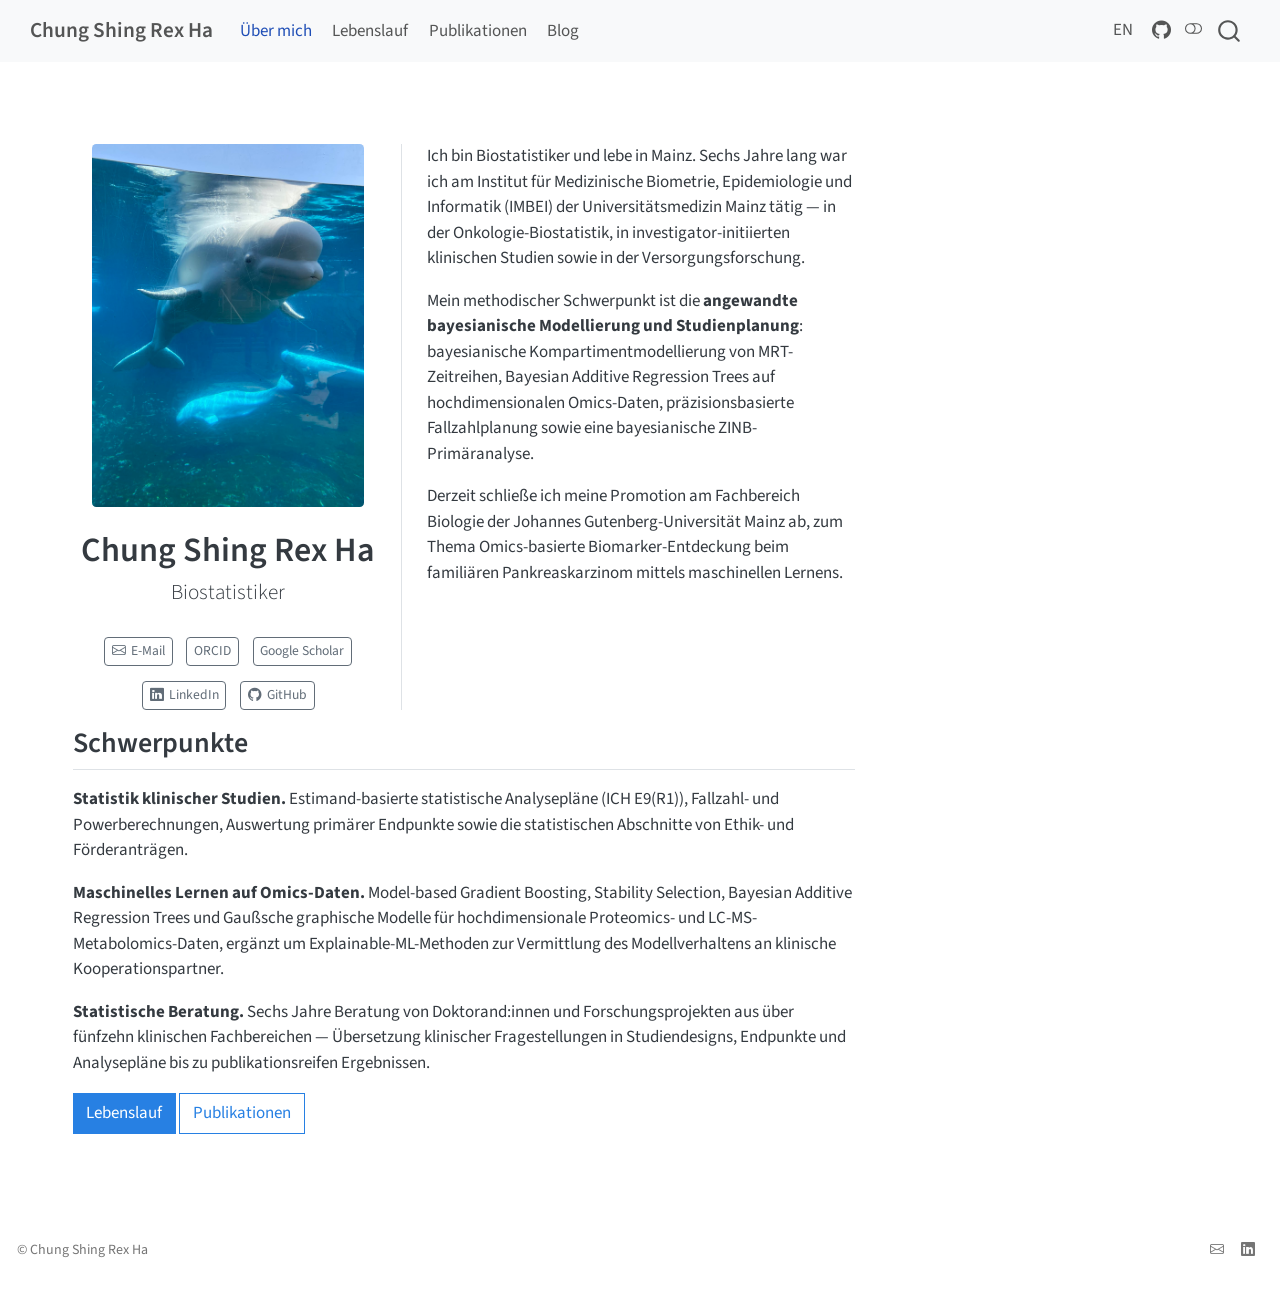
<file: de/index.html>
<!DOCTYPE html>
<html xmlns="http://www.w3.org/1999/xhtml" lang="de" xml:lang="de"><head>

<meta charset="utf-8">
<meta name="generator" content="quarto-1.9.38">

<meta name="viewport" content="width=device-width, initial-scale=1.0, user-scalable=yes">


<title>Chung Shing Rex Ha</title>
<style>
/* Default styles provided by pandoc.
** See https://pandoc.org/MANUAL.html#variables-for-html for config info.
*/
code{white-space: pre-wrap;}
span.smallcaps{font-variant: small-caps;}
div.columns{display: flex; gap: min(4vw, 1.5em);}
div.column{flex: auto; overflow-x: auto;}
div.hanging-indent{margin-left: 1.5em; text-indent: -1.5em;}
ul.task-list{list-style: none;}
ul.task-list li input[type="checkbox"] {
  width: 0.8em;
  margin: 0 0.8em 0.2em -1em; /* quarto-specific, see https://github.com/quarto-dev/quarto-cli/issues/4556 */ 
  vertical-align: middle;
}
</style>


<script src="site_libs/quarto-nav/quarto-nav.js"></script>
<script src="site_libs/quarto-nav/headroom.min.js"></script>
<script src="site_libs/clipboard/clipboard.min.js"></script>
<script src="site_libs/quarto-search/autocomplete.umd.js"></script>
<script src="site_libs/quarto-search/fuse.min.js"></script>
<script src="site_libs/quarto-search/quarto-search.js"></script>
<meta name="quarto:offset" content="./">
<script src="site_libs/quarto-html/quarto.js" type="module"></script>
<script src="site_libs/quarto-html/tabsets/tabsets.js" type="module"></script>
<script src="site_libs/quarto-html/popper.min.js"></script>
<script src="site_libs/quarto-html/tippy.umd.min.js"></script>
<link href="site_libs/quarto-html/tippy.css" rel="stylesheet">
<link href="site_libs/quarto-html/quarto-syntax-highlighting-15634bcf2e68342d4ad2dfa704d543f6.css" rel="stylesheet" class="quarto-color-scheme" id="quarto-text-highlighting-styles">
<link href="site_libs/quarto-html/quarto-syntax-highlighting-dark-0a6b7249c26820e032cb0bd839ff02b1.css" rel="stylesheet" class="quarto-color-scheme quarto-color-alternate" id="quarto-text-highlighting-styles">
<link href="site_libs/quarto-html/quarto-syntax-highlighting-15634bcf2e68342d4ad2dfa704d543f6.css" rel="stylesheet" class="quarto-color-scheme-extra" id="quarto-text-highlighting-styles">
<script src="site_libs/bootstrap/bootstrap.min.js"></script>
<link href="site_libs/bootstrap/bootstrap-icons.css" rel="stylesheet">
<link href="site_libs/bootstrap/bootstrap-3d037c236017750044aef6858f96cae8.min.css" rel="stylesheet" append-hash="true" class="quarto-color-scheme" id="quarto-bootstrap" data-mode="light">
<link href="site_libs/bootstrap/bootstrap-dark-a448013908a4604e783d748f12b5f35d.min.css" rel="stylesheet" append-hash="true" class="quarto-color-scheme quarto-color-alternate" id="quarto-bootstrap" data-mode="dark">
<link href="site_libs/bootstrap/bootstrap-3d037c236017750044aef6858f96cae8.min.css" rel="stylesheet" append-hash="true" class="quarto-color-scheme-extra" id="quarto-bootstrap" data-mode="light">
<script id="quarto-search-options" type="application/json">{
  "location": "navbar",
  "copy-button": false,
  "collapse-after": 3,
  "panel-placement": "end",
  "type": "overlay",
  "limit": 50,
  "keyboard-shortcut": [
    "f",
    "/",
    "s"
  ],
  "show-item-context": false,
  "language": {
    "search-no-results-text": "Keine Treffer",
    "search-matching-documents-text": "Treffer",
    "search-copy-link-title": "Link in die Suche kopieren",
    "search-hide-matches-text": "Zusätzliche Treffer verbergen",
    "search-more-match-text": "weitere Treffer in diesem Dokument",
    "search-more-matches-text": "weitere Treffer in diesem Dokument",
    "search-clear-button-title": "Zurücksetzen",
    "search-text-placeholder": "",
    "search-detached-cancel-button-title": "Abbrechen",
    "search-submit-button-title": "Abschicken",
    "search-label": "Suchen"
  }
}</script>
<style>html{ scroll-behavior: smooth; }</style>


<meta property="og:title" content="Chung Shing Rex Ha">
<meta property="og:description" content="Biostatistiker">
<meta property="og:image" content="https://csrexha.github.io/de/../assets/profile2.jpg">
<meta property="og:site_name" content="Chung Shing Rex Ha">
</head>

<body class="nav-fixed quarto-light"><script id="quarto-html-before-body" type="application/javascript">
    const toggleBodyColorMode = (bsSheetEl) => {
      const mode = bsSheetEl.getAttribute("data-mode");
      const bodyEl = window.document.querySelector("body");
      if (mode === "dark") {
        bodyEl.classList.add("quarto-dark");
        bodyEl.classList.remove("quarto-light");
      } else {
        bodyEl.classList.add("quarto-light");
        bodyEl.classList.remove("quarto-dark");
      }
    }
    const toggleBodyColorPrimary = () => {
      const bsSheetEl = window.document.querySelector("link#quarto-bootstrap:not([rel=disabled-stylesheet])");
      if (bsSheetEl) {
        toggleBodyColorMode(bsSheetEl);
      }
    }
    const setColorSchemeToggle = (alternate) => {
      const toggles = window.document.querySelectorAll('.quarto-color-scheme-toggle');
      for (let i=0; i < toggles.length; i++) {
        const toggle = toggles[i];
        if (toggle) {
          if (alternate) {
            toggle.classList.add("alternate");
          } else {
            toggle.classList.remove("alternate");
          }
        }
      }
    };
    const toggleColorMode = (alternate) => {
      // Switch the stylesheets
      const primaryStylesheets = window.document.querySelectorAll('link.quarto-color-scheme:not(.quarto-color-alternate)');
      const alternateStylesheets = window.document.querySelectorAll('link.quarto-color-scheme.quarto-color-alternate');
      manageTransitions('#quarto-margin-sidebar .nav-link', false);
      if (alternate) {
        // note: dark is layered on light, we don't disable primary!
        enableStylesheet(alternateStylesheets);
        for (const sheetNode of alternateStylesheets) {
          if (sheetNode.id === "quarto-bootstrap") {
            toggleBodyColorMode(sheetNode);
          }
        }
      } else {
        disableStylesheet(alternateStylesheets);
        enableStylesheet(primaryStylesheets)
        toggleBodyColorPrimary();
      }
      manageTransitions('#quarto-margin-sidebar .nav-link', true);
      // Switch the toggles
      setColorSchemeToggle(alternate)
      // Hack to workaround the fact that safari doesn't
      // properly recolor the scrollbar when toggling (#1455)
      if (navigator.userAgent.indexOf('Safari') > 0 && navigator.userAgent.indexOf('Chrome') == -1) {
        manageTransitions("body", false);
        window.scrollTo(0, 1);
        setTimeout(() => {
          window.scrollTo(0, 0);
          manageTransitions("body", true);
        }, 40);
      }
    }
    const disableStylesheet = (stylesheets) => {
      for (let i=0; i < stylesheets.length; i++) {
        const stylesheet = stylesheets[i];
        stylesheet.rel = 'disabled-stylesheet';
      }
    }
    const enableStylesheet = (stylesheets) => {
      for (let i=0; i < stylesheets.length; i++) {
        const stylesheet = stylesheets[i];
        if(stylesheet.rel !== 'stylesheet') { // for Chrome, which will still FOUC without this check
          stylesheet.rel = 'stylesheet';
        }
      }
    }
    const manageTransitions = (selector, allowTransitions) => {
      const els = window.document.querySelectorAll(selector);
      for (let i=0; i < els.length; i++) {
        const el = els[i];
        if (allowTransitions) {
          el.classList.remove('notransition');
        } else {
          el.classList.add('notransition');
        }
      }
    }
    const isFileUrl = () => {
      return window.location.protocol === 'file:';
    }
    const hasAlternateSentinel = () => {
      let styleSentinel = getColorSchemeSentinel();
      if (styleSentinel !== null) {
        return styleSentinel === "alternate";
      } else {
        return false;
      }
    }
    const setStyleSentinel = (alternate) => {
      const value = alternate ? "alternate" : "default";
      if (!isFileUrl()) {
        window.localStorage.setItem("quarto-color-scheme", value);
      } else {
        localAlternateSentinel = value;
      }
    }
    const getColorSchemeSentinel = () => {
      if (!isFileUrl()) {
        const storageValue = window.localStorage.getItem("quarto-color-scheme");
        return storageValue != null ? storageValue : localAlternateSentinel;
      } else {
        return localAlternateSentinel;
      }
    }
    const toggleGiscusIfUsed = (isAlternate, darkModeDefault) => {
      const baseTheme = document.querySelector('#giscus-base-theme')?.value ?? 'light';
      const alternateTheme = document.querySelector('#giscus-alt-theme')?.value ?? 'dark';
      let newTheme = '';
      if(authorPrefersDark) {
        newTheme = isAlternate ? baseTheme : alternateTheme;
      } else {
        newTheme = isAlternate ? alternateTheme : baseTheme;
      }
      const changeGiscusTheme = () => {
        // From: https://github.com/giscus/giscus/issues/336
        const sendMessage = (message) => {
          const iframe = document.querySelector('iframe.giscus-frame');
          if (!iframe) return;
          iframe.contentWindow.postMessage({ giscus: message }, 'https://giscus.app');
        }
        sendMessage({
          setConfig: {
            theme: newTheme
          }
        });
      }
      const isGiscussLoaded = window.document.querySelector('iframe.giscus-frame') !== null;
      if (isGiscussLoaded) {
        changeGiscusTheme();
      }
    };
    const authorPrefersDark = false;
    const darkModeDefault = authorPrefersDark;
      document.querySelector('link#quarto-text-highlighting-styles.quarto-color-scheme-extra').rel = 'disabled-stylesheet';
      document.querySelector('link#quarto-bootstrap.quarto-color-scheme-extra').rel = 'disabled-stylesheet';
    let localAlternateSentinel = darkModeDefault ? 'alternate' : 'default';
    // Dark / light mode switch
    window.quartoToggleColorScheme = () => {
      // Read the current dark / light value
      let toAlternate = !hasAlternateSentinel();
      toggleColorMode(toAlternate);
      setStyleSentinel(toAlternate);
      toggleGiscusIfUsed(toAlternate, darkModeDefault);
      window.dispatchEvent(new Event('resize'));
    };
    // Switch to dark mode if need be
    if (hasAlternateSentinel()) {
      toggleColorMode(true);
    } else {
      toggleColorMode(false);
    }
  </script>

<div id="quarto-search-results"></div>
  <header id="quarto-header" class="headroom fixed-top">
    <nav class="navbar navbar-expand-lg " data-bs-theme="dark">
      <div class="navbar-container container-fluid">
      <div class="navbar-brand-container mx-auto">
    <a class="navbar-brand" href="./index.html">
    <span class="navbar-title">Chung Shing Rex Ha</span>
    </a>
  </div>
            <div id="quarto-search" class="" title="Suchen"></div>
          <button class="navbar-toggler" type="button" data-bs-toggle="collapse" data-bs-target="#navbarCollapse" aria-controls="navbarCollapse" role="menu" aria-expanded="false" aria-label="Navigation umschalten" onclick="if (window.quartoToggleHeadroom) { window.quartoToggleHeadroom(); }">
  <span class="navbar-toggler-icon"></span>
</button>
          <div class="collapse navbar-collapse" id="navbarCollapse">
            <ul class="navbar-nav navbar-nav-scroll me-auto">
  <li class="nav-item">
    <a class="nav-link active" href="./index.html" aria-current="page"> 
<span class="menu-text">Über mich</span></a>
  </li>  
  <li class="nav-item">
    <a class="nav-link" href="./cv.html"> 
<span class="menu-text">Lebenslauf</span></a>
  </li>  
  <li class="nav-item">
    <a class="nav-link" href="./publications.html"> 
<span class="menu-text">Publikationen</span></a>
  </li>  
  <li class="nav-item">
    <a class="nav-link" href="./../blog.html"> 
<span class="menu-text">Blog</span></a>
  </li>  
</ul>
            <ul class="navbar-nav navbar-nav-scroll ms-auto">
  <li class="nav-item">
    <a class="nav-link" href="./../index.html"> 
<span class="menu-text">EN</span></a>
  </li>  
  <li class="nav-item compact">
    <a class="nav-link" href="https://github.com/csrexha" target="_blank"> <i class="bi bi-github" role="img">
</i> 
<span class="menu-text"></span></a>
  </li>  
</ul>
          </div> <!-- /navcollapse -->
            <div class="quarto-navbar-tools">
  <a href="" class="quarto-color-scheme-toggle quarto-navigation-tool  px-1" onclick="window.quartoToggleColorScheme(); return false;" title="Dunkelmodus umschalten"><i class="bi"></i></a>
</div>
      </div> <!-- /container-fluid -->
    </nav>
</header>
<!-- content -->
<div id="quarto-content" class="quarto-container page-columns page-rows-contents page-layout-full page-navbar">
<!-- sidebar -->
<!-- margin-sidebar -->
    
<!-- main -->
<main class="content column-page" id="quarto-document-content">





<div class="quarto-about-trestles column-page">
  <div class="about-entity">
    <img src="../assets/profile2.jpg" class="about-image
  rounded " style="width: 16em;">
<header id="title-block-header" class="quarto-title-block default">
<div class="quarto-title">
<h1 class="title">Chung Shing Rex Ha</h1>
<p class="subtitle lead">Biostatistiker</p>
</div>
<div class="quarto-title-meta column-page">
  </div>
</header>
    <div class="about-links">
  <a href="mailto:hachungshingrex@gmail.com" class="about-link" rel="" target="">
    <i class="bi bi-envelope"></i>
     <span class="about-link-text">E-Mail</span>
  </a>
  <a href="https://orcid.org/0000-0001-5238-0963" class="about-link" rel="" target="">
     <span class="about-link-text">ORCID</span>
  </a>
  <a href="https://scholar.google.de/citations?user=Pcv1bHEAAAAJ" class="about-link" rel="" target="">
     <span class="about-link-text">Google Scholar</span>
  </a>
  <a href="https://www.linkedin.com/in/hacsrex/" class="about-link" rel="" target="">
    <i class="bi bi-linkedin"></i>
     <span class="about-link-text">LinkedIn</span>
  </a>
  <a href="https://github.com/csrexha" class="about-link" rel="" target="">
    <i class="bi bi-github"></i>
     <span class="about-link-text">GitHub</span>
  </a>
</div>
  </div>
  <div class="about-contents"><div id="hero">
<p>Ich bin Biostatistiker und lebe in Mainz. Sechs Jahre lang war ich am Institut für Medizinische Biometrie, Epidemiologie und Informatik (IMBEI) der Universitätsmedizin Mainz tätig — in der Onkologie-Biostatistik, in investigator-initiierten klinischen Studien sowie in der Versorgungsforschung.</p>
<p>Mein methodischer Schwerpunkt ist die <strong>angewandte bayesianische Modellierung und Studienplanung</strong>: bayesianische Kompartimentmodellierung von MRT-Zeitreihen, Bayesian Additive Regression Trees auf hochdimensionalen Omics-Daten, präzisionsbasierte Fallzahlplanung sowie eine bayesianische ZINB-Primäranalyse.</p>
<p>Derzeit schließe ich meine Promotion am Fachbereich Biologie der Johannes Gutenberg-Universität Mainz ab, zum Thema Omics-basierte Biomarker-Entdeckung beim familiären Pankreaskarzinom mittels maschinellen Lernens.</p>
</div></div>
</div>

<section id="schwerpunkte" class="level2">
<h2 data-anchor-id="schwerpunkte">Schwerpunkte</h2>
<p><strong>Statistik klinischer Studien.</strong> Estimand-basierte statistische Analysepläne (ICH E9(R1)), Fallzahl- und Powerberechnungen, Auswertung primärer Endpunkte sowie die statistischen Abschnitte von Ethik- und Förderanträgen.</p>
<p><strong>Maschinelles Lernen auf Omics-Daten.</strong> Model-based Gradient Boosting, Stability Selection, Bayesian Additive Regression Trees und Gaußsche graphische Modelle für hochdimensionale Proteomics- und LC-MS-Metabolomics-Daten, ergänzt um Explainable-ML-Methoden zur Vermittlung des Modellverhaltens an klinische Kooperationspartner.</p>
<p><strong>Statistische Beratung.</strong> Sechs Jahre Beratung von Doktorand:innen und Forschungsprojekten aus über fünfzehn klinischen Fachbereichen — Übersetzung klinischer Fragestellungen in Studiendesigns, Endpunkte und Analysepläne bis zu publikationsreifen Ergebnissen.</p>
<p><a href="./cv.html" class="btn btn-primary">Lebenslauf</a> <a href="./publications.html" class="btn btn-outline-primary">Publikationen</a></p>



</section>

</main> <!-- /main -->
<script id="quarto-html-after-body" type="application/javascript">
  window.document.addEventListener("DOMContentLoaded", function (event) {
    // Ensure there is a toggle, if there isn't float one in the top right
    if (window.document.querySelector('.quarto-color-scheme-toggle') === null) {
      const a = window.document.createElement('a');
      a.classList.add('top-right');
      a.classList.add('quarto-color-scheme-toggle');
      a.href = "";
      a.onclick = function() { try { window.quartoToggleColorScheme(); } catch {} return false; };
      const i = window.document.createElement("i");
      i.classList.add('bi');
      a.appendChild(i);
      window.document.body.appendChild(a);
    }
    setColorSchemeToggle(hasAlternateSentinel())
    const isCodeAnnotation = (el) => {
      for (const clz of el.classList) {
        if (clz.startsWith('code-annotation-')) {                     
          return true;
        }
      }
      return false;
    }
    const onCopySuccess = function(e) {
      // button target
      const button = e.trigger;
      // don't keep focus
      button.blur();
      // flash "checked"
      button.classList.add('code-copy-button-checked');
      var currentTitle = button.getAttribute("title");
      button.setAttribute("title", "Kopiert");
      let tooltip;
      if (window.bootstrap) {
        button.setAttribute("data-bs-toggle", "tooltip");
        button.setAttribute("data-bs-placement", "left");
        button.setAttribute("data-bs-title", "Kopiert");
        tooltip = new bootstrap.Tooltip(button, 
          { trigger: "manual", 
            customClass: "code-copy-button-tooltip",
            offset: [0, -8]});
        tooltip.show();    
      }
      setTimeout(function() {
        if (tooltip) {
          tooltip.hide();
          button.removeAttribute("data-bs-title");
          button.removeAttribute("data-bs-toggle");
          button.removeAttribute("data-bs-placement");
        }
        button.setAttribute("title", currentTitle);
        button.classList.remove('code-copy-button-checked');
      }, 1000);
      // clear code selection
      e.clearSelection();
    }
    const getTextToCopy = function(trigger) {
      const outerScaffold = trigger.parentElement.cloneNode(true);
      const codeEl = outerScaffold.querySelector('code');
      for (const childEl of codeEl.children) {
        if (isCodeAnnotation(childEl)) {
          childEl.remove();
        }
      }
      return codeEl.innerText;
    }
    const clipboard = new window.ClipboardJS('.code-copy-button:not([data-in-quarto-modal])', {
      text: getTextToCopy
    });
    clipboard.on('success', onCopySuccess);
    if (window.document.getElementById('quarto-embedded-source-code-modal')) {
      const clipboardModal = new window.ClipboardJS('.code-copy-button[data-in-quarto-modal]', {
        text: getTextToCopy,
        container: window.document.getElementById('quarto-embedded-source-code-modal')
      });
      clipboardModal.on('success', onCopySuccess);
    }
      var localhostRegex = new RegExp(/^(?:http|https):\/\/localhost\:?[0-9]*\//);
      var mailtoRegex = new RegExp(/^mailto:/);
        var filterRegex = new RegExp("https:\/\/csrexha\.github\.io\/de");
      var isInternal = (href) => {
          return filterRegex.test(href) || localhostRegex.test(href) || mailtoRegex.test(href);
      }
      // Inspect non-navigation links and adorn them if external
     var links = window.document.querySelectorAll('a[href]:not(.nav-link):not(.navbar-brand):not(.toc-action):not(.sidebar-link):not(.sidebar-item-toggle):not(.pagination-link):not(.no-external):not([aria-hidden]):not(.dropdown-item):not(.quarto-navigation-tool):not(.about-link)');
      for (var i=0; i<links.length; i++) {
        const link = links[i];
        if (!isInternal(link.href)) {
          // undo the damage that might have been done by quarto-nav.js in the case of
          // links that we want to consider external
          if (link.dataset.originalHref !== undefined) {
            link.href = link.dataset.originalHref;
          }
        }
      }
    function tippyHover(el, contentFn, onTriggerFn, onUntriggerFn) {
      const config = {
        allowHTML: true,
        maxWidth: 500,
        delay: 100,
        arrow: false,
        appendTo: function(el) {
            return el.parentElement;
        },
        interactive: true,
        interactiveBorder: 10,
        theme: 'quarto',
        placement: 'bottom-start',
      };
      if (contentFn) {
        config.content = contentFn;
      }
      if (onTriggerFn) {
        config.onTrigger = onTriggerFn;
      }
      if (onUntriggerFn) {
        config.onUntrigger = onUntriggerFn;
      }
      window.tippy(el, config); 
    }
    const noterefs = window.document.querySelectorAll('a[role="doc-noteref"]');
    for (var i=0; i<noterefs.length; i++) {
      const ref = noterefs[i];
      tippyHover(ref, function() {
        // use id or data attribute instead here
        let href = ref.getAttribute('data-footnote-href') || ref.getAttribute('href');
        try { href = new URL(href).hash; } catch {}
        const id = href.replace(/^#\/?/, "");
        const note = window.document.getElementById(id);
        if (note) {
          return note.innerHTML;
        } else {
          return "";
        }
      });
    }
    const xrefs = window.document.querySelectorAll('a.quarto-xref');
    const processXRef = (id, note) => {
      // Strip column container classes
      const stripColumnClz = (el) => {
        el.classList.remove("page-full", "page-columns");
        if (el.children) {
          for (const child of el.children) {
            stripColumnClz(child);
          }
        }
      }
      stripColumnClz(note)
      if (id === null || id.startsWith('sec-')) {
        // Special case sections, only their first couple elements
        const container = document.createElement("div");
        if (note.children && note.children.length > 2) {
          container.appendChild(note.children[0].cloneNode(true));
          for (let i = 1; i < note.children.length; i++) {
            const child = note.children[i];
            if (child.tagName === "P" && child.innerText === "") {
              continue;
            } else {
              container.appendChild(child.cloneNode(true));
              break;
            }
          }
          if (window.Quarto?.typesetMath) {
            window.Quarto.typesetMath(container);
          }
          return container.innerHTML
        } else {
          if (window.Quarto?.typesetMath) {
            window.Quarto.typesetMath(note);
          }
          return note.innerHTML;
        }
      } else {
        // Remove any anchor links if they are present
        const anchorLink = note.querySelector('a.anchorjs-link');
        if (anchorLink) {
          anchorLink.remove();
        }
        if (window.Quarto?.typesetMath) {
          window.Quarto.typesetMath(note);
        }
        if (note.classList.contains("callout")) {
          return note.outerHTML;
        } else {
          return note.innerHTML;
        }
      }
    }
    for (var i=0; i<xrefs.length; i++) {
      const xref = xrefs[i];
      tippyHover(xref, undefined, function(instance) {
        instance.disable();
        let url = xref.getAttribute('href');
        let hash = undefined; 
        if (url.startsWith('#')) {
          hash = url;
        } else {
          try { hash = new URL(url).hash; } catch {}
        }
        if (hash) {
          const id = hash.replace(/^#\/?/, "");
          const note = window.document.getElementById(id);
          if (note !== null) {
            try {
              const html = processXRef(id, note.cloneNode(true));
              instance.setContent(html);
            } finally {
              instance.enable();
              instance.show();
            }
          } else {
            // See if we can fetch this
            fetch(url.split('#')[0])
            .then(res => res.text())
            .then(html => {
              const parser = new DOMParser();
              const htmlDoc = parser.parseFromString(html, "text/html");
              const note = htmlDoc.getElementById(id);
              if (note !== null) {
                const html = processXRef(id, note);
                instance.setContent(html);
              } 
            }).finally(() => {
              instance.enable();
              instance.show();
            });
          }
        } else {
          // See if we can fetch a full url (with no hash to target)
          // This is a special case and we should probably do some content thinning / targeting
          fetch(url)
          .then(res => res.text())
          .then(html => {
            const parser = new DOMParser();
            const htmlDoc = parser.parseFromString(html, "text/html");
            const note = htmlDoc.querySelector('main.content');
            if (note !== null) {
              // This should only happen for chapter cross references
              // (since there is no id in the URL)
              // remove the first header
              if (note.children.length > 0 && note.children[0].tagName === "HEADER") {
                note.children[0].remove();
              }
              const html = processXRef(null, note);
              instance.setContent(html);
            } 
          }).finally(() => {
            instance.enable();
            instance.show();
          });
        }
      }, function(instance) {
      });
    }
        let selectedAnnoteEl;
        const selectorForAnnotation = ( cell, annotation) => {
          let cellAttr = 'data-code-cell="' + cell + '"';
          let lineAttr = 'data-code-annotation="' +  annotation + '"';
          const selector = 'span[' + cellAttr + '][' + lineAttr + ']';
          return selector;
        }
        const selectCodeLines = (annoteEl) => {
          const doc = window.document;
          const targetCell = annoteEl.getAttribute("data-target-cell");
          const targetAnnotation = annoteEl.getAttribute("data-target-annotation");
          const annoteSpan = window.document.querySelector(selectorForAnnotation(targetCell, targetAnnotation));
          const lines = annoteSpan.getAttribute("data-code-lines").split(",");
          const lineIds = lines.map((line) => {
            return targetCell + "-" + line;
          })
          let top = null;
          let height = null;
          let parent = null;
          if (lineIds.length > 0) {
              //compute the position of the single el (top and bottom and make a div)
              const el = window.document.getElementById(lineIds[0]);
              top = el.offsetTop;
              height = el.offsetHeight;
              parent = el.parentElement.parentElement;
            if (lineIds.length > 1) {
              const lastEl = window.document.getElementById(lineIds[lineIds.length - 1]);
              const bottom = lastEl.offsetTop + lastEl.offsetHeight;
              height = bottom - top;
            }
            if (top !== null && height !== null && parent !== null) {
              // cook up a div (if necessary) and position it 
              let div = window.document.getElementById("code-annotation-line-highlight");
              if (div === null) {
                div = window.document.createElement("div");
                div.setAttribute("id", "code-annotation-line-highlight");
                div.style.position = 'absolute';
                parent.appendChild(div);
              }
              div.style.top = top - 2 + "px";
              div.style.height = height + 4 + "px";
              div.style.left = 0;
              let gutterDiv = window.document.getElementById("code-annotation-line-highlight-gutter");
              if (gutterDiv === null) {
                gutterDiv = window.document.createElement("div");
                gutterDiv.setAttribute("id", "code-annotation-line-highlight-gutter");
                gutterDiv.style.position = 'absolute';
                const codeCell = window.document.getElementById(targetCell);
                const gutter = codeCell.querySelector('.code-annotation-gutter');
                gutter.appendChild(gutterDiv);
              }
              gutterDiv.style.top = top - 2 + "px";
              gutterDiv.style.height = height + 4 + "px";
            }
            selectedAnnoteEl = annoteEl;
          }
        };
        const unselectCodeLines = () => {
          const elementsIds = ["code-annotation-line-highlight", "code-annotation-line-highlight-gutter"];
          elementsIds.forEach((elId) => {
            const div = window.document.getElementById(elId);
            if (div) {
              div.remove();
            }
          });
          selectedAnnoteEl = undefined;
        };
          // Handle positioning of the toggle
      window.addEventListener(
        "resize",
        throttle(() => {
          elRect = undefined;
          if (selectedAnnoteEl) {
            selectCodeLines(selectedAnnoteEl);
          }
        }, 10)
      );
      function throttle(fn, ms) {
      let throttle = false;
      let timer;
        return (...args) => {
          if(!throttle) { // first call gets through
              fn.apply(this, args);
              throttle = true;
          } else { // all the others get throttled
              if(timer) clearTimeout(timer); // cancel #2
              timer = setTimeout(() => {
                fn.apply(this, args);
                timer = throttle = false;
              }, ms);
          }
        };
      }
        // Attach click handler to the DT
        const annoteDls = window.document.querySelectorAll('dt[data-target-cell]');
        for (const annoteDlNode of annoteDls) {
          annoteDlNode.addEventListener('click', (event) => {
            const clickedEl = event.target;
            if (clickedEl !== selectedAnnoteEl) {
              unselectCodeLines();
              const activeEl = window.document.querySelector('dt[data-target-cell].code-annotation-active');
              if (activeEl) {
                activeEl.classList.remove('code-annotation-active');
              }
              selectCodeLines(clickedEl);
              clickedEl.classList.add('code-annotation-active');
            } else {
              // Unselect the line
              unselectCodeLines();
              clickedEl.classList.remove('code-annotation-active');
            }
          });
        }
    const findCites = (el) => {
      const parentEl = el.parentElement;
      if (parentEl) {
        const cites = parentEl.dataset.cites;
        if (cites) {
          return {
            el,
            cites: cites.split(' ')
          };
        } else {
          return findCites(el.parentElement)
        }
      } else {
        return undefined;
      }
    };
    var bibliorefs = window.document.querySelectorAll('a[role="doc-biblioref"]');
    for (var i=0; i<bibliorefs.length; i++) {
      const ref = bibliorefs[i];
      const citeInfo = findCites(ref);
      if (citeInfo) {
        tippyHover(citeInfo.el, function() {
          var popup = window.document.createElement('div');
          citeInfo.cites.forEach(function(cite) {
            var citeDiv = window.document.createElement('div');
            citeDiv.classList.add('hanging-indent');
            citeDiv.classList.add('csl-entry');
            var biblioDiv = window.document.getElementById('ref-' + cite);
            if (biblioDiv) {
              citeDiv.innerHTML = biblioDiv.innerHTML;
            }
            popup.appendChild(citeDiv);
          });
          return popup.innerHTML;
        });
      }
    }
  });
  </script>
</div> <!-- /content -->
<footer class="footer">
  <div class="nav-footer">
    <div class="nav-footer-left">
<p>© Chung Shing Rex Ha</p>
</div>   
    <div class="nav-footer-center">
      &nbsp;
    </div>
    <div class="nav-footer-right">
      <ul class="footer-items list-unstyled">
    <li class="nav-item compact">
    <a class="nav-link" href="mailto:hachungshingrex@gmail.com">
      <i class="bi bi-envelope" role="img">
</i> 
    </a>
  </li>  
    <li class="nav-item compact">
    <a class="nav-link" href="https://www.linkedin.com/in/hacsrex/">
      <i class="bi bi-linkedin" role="img">
</i> 
    </a>
  </li>  
</ul>
    </div>
  </div>
</footer>




<script src="site_libs/quarto-html/zenscroll-min.js"></script>
</body></html>
</file>
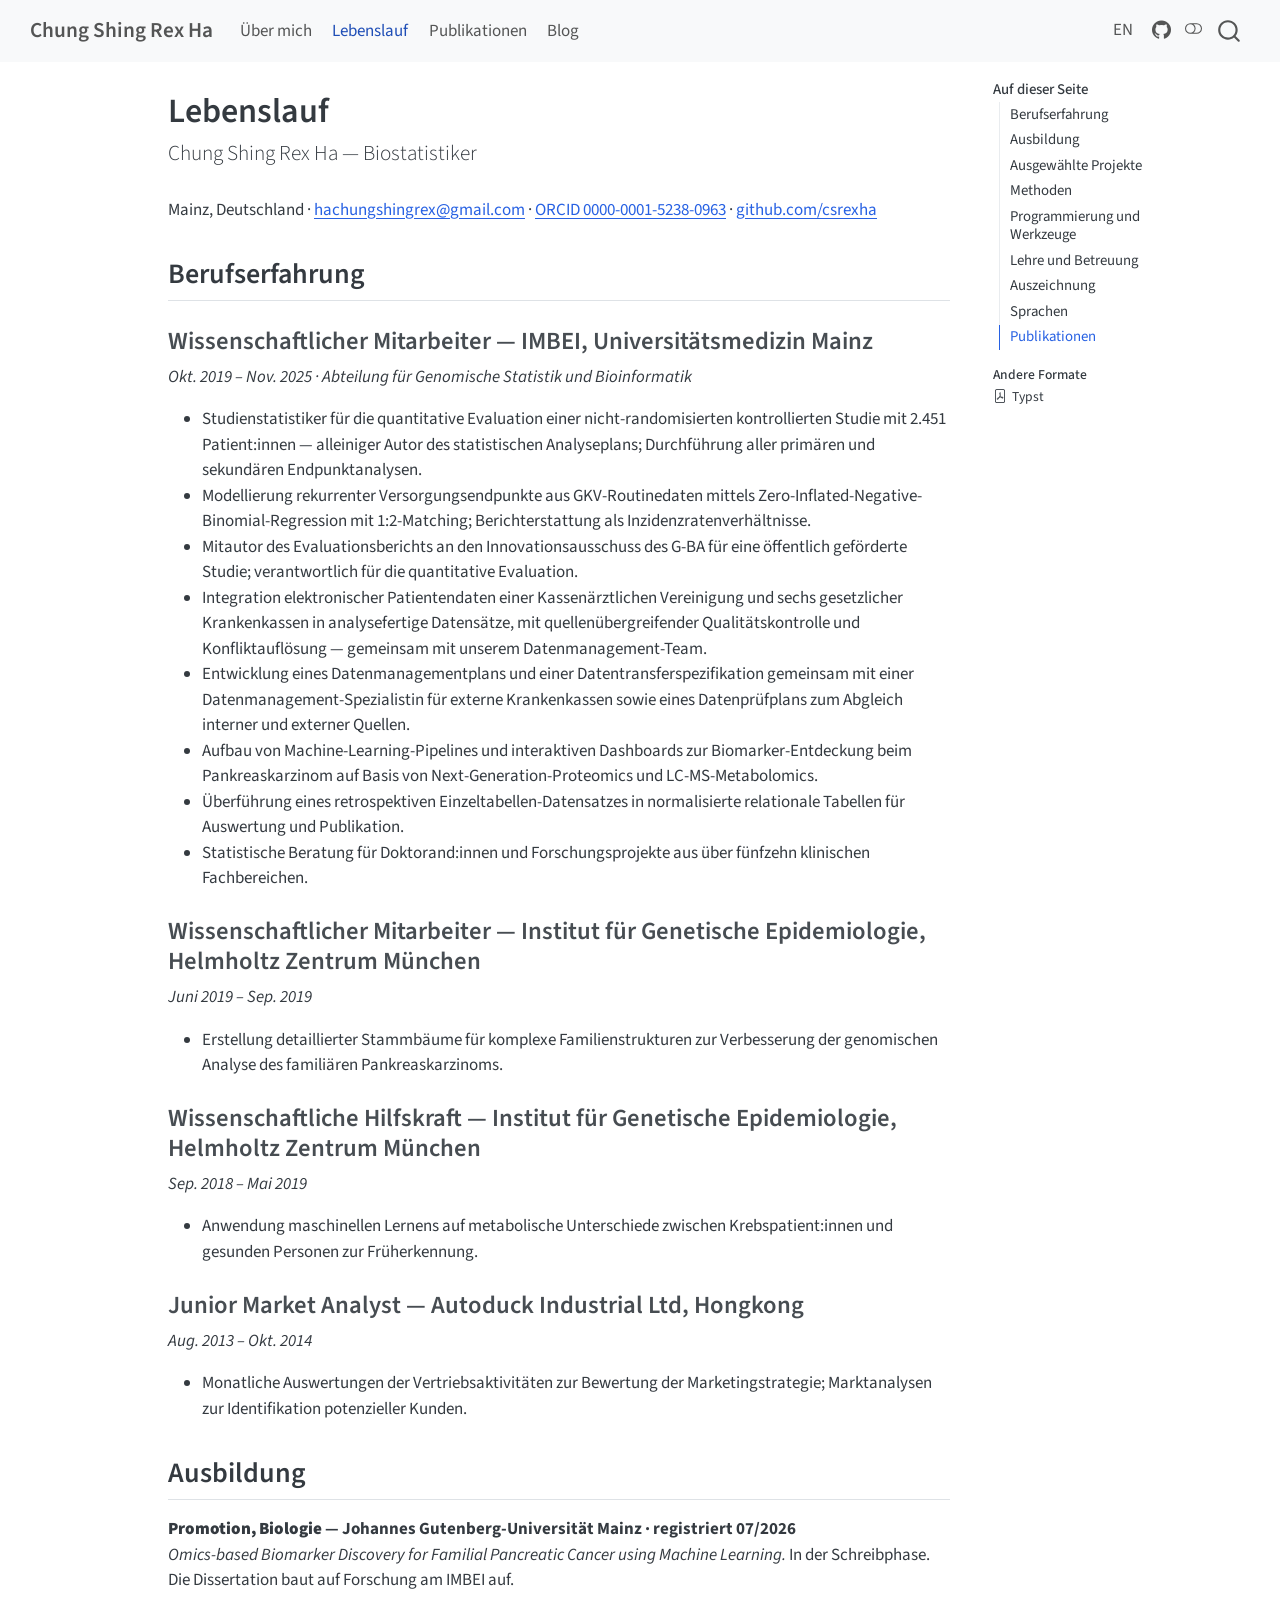
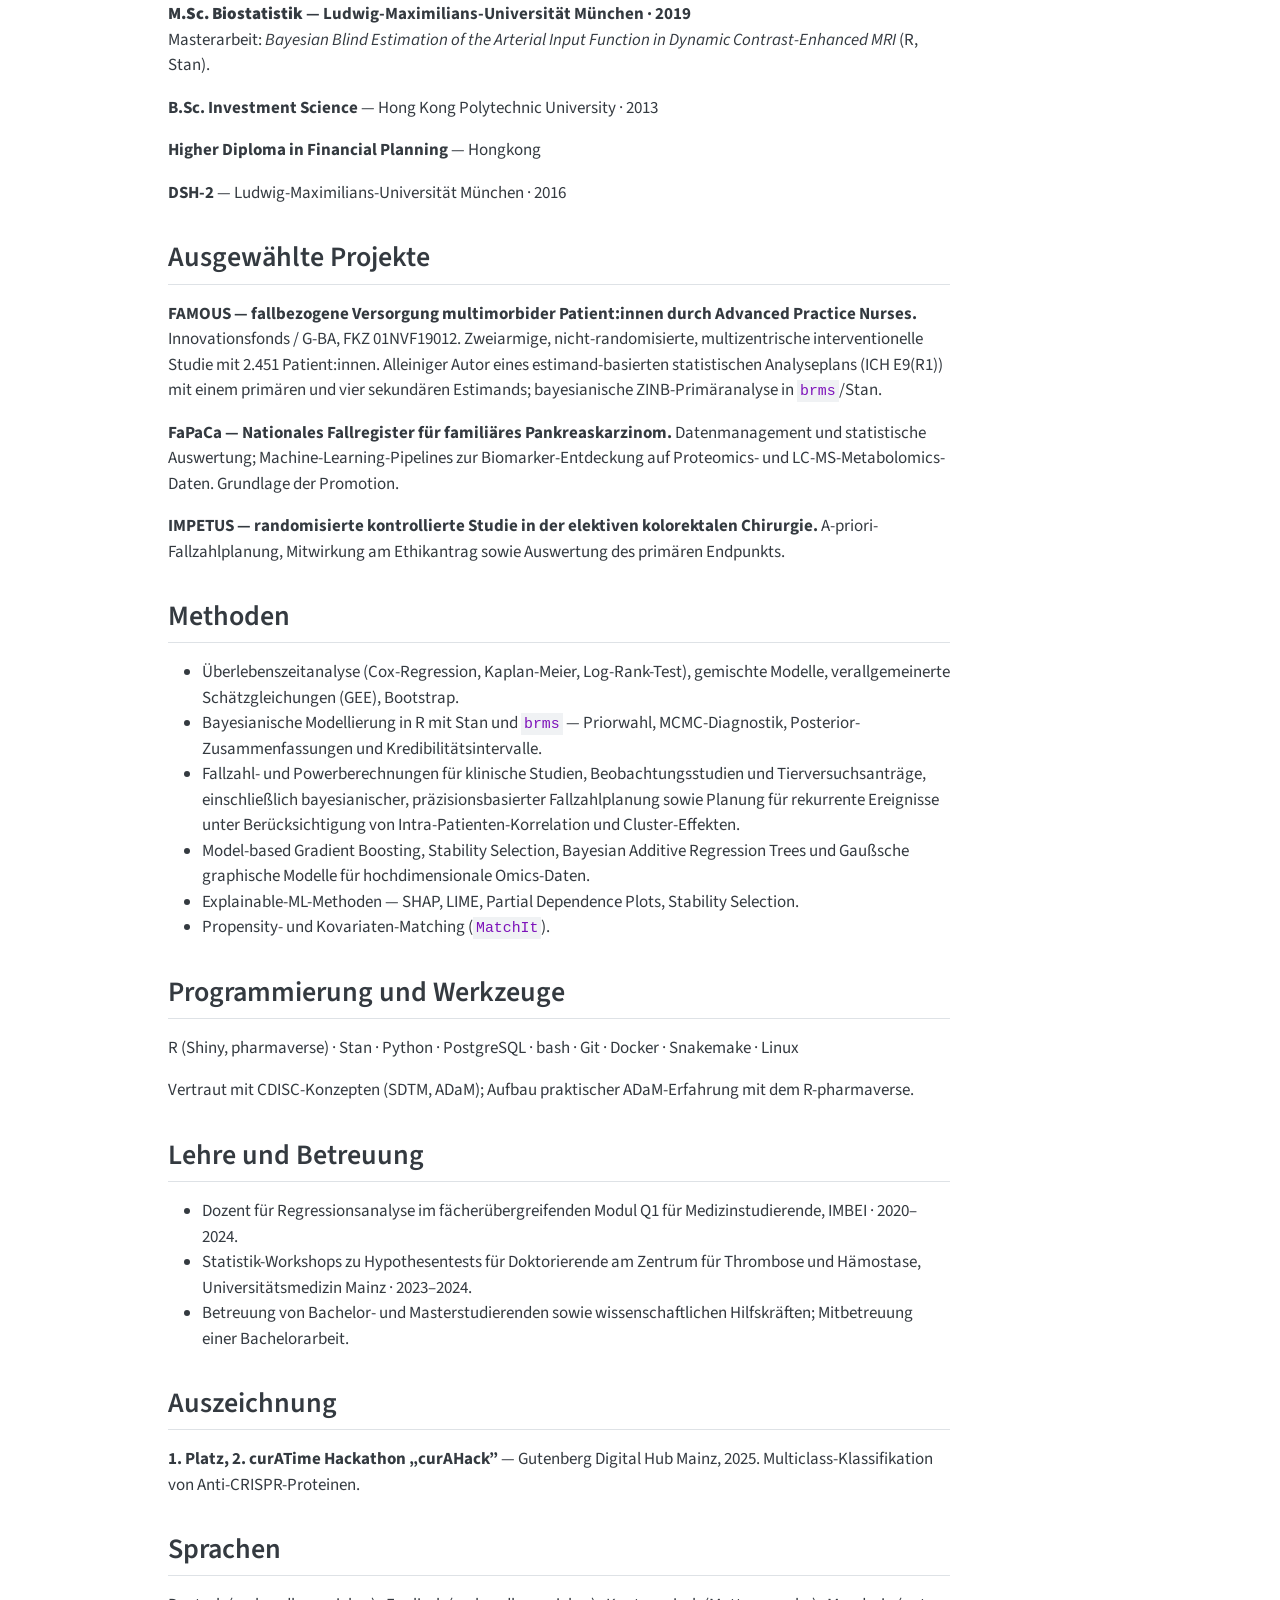
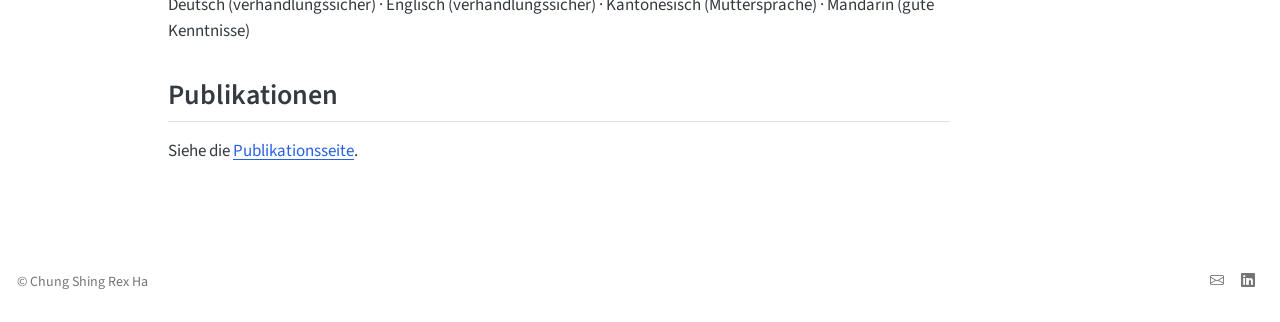
<file: de/cv.html>
<!DOCTYPE html>
<html xmlns="http://www.w3.org/1999/xhtml" lang="de" xml:lang="de"><head>

<meta charset="utf-8">
<meta name="generator" content="quarto-1.9.38">

<meta name="viewport" content="width=device-width, initial-scale=1.0, user-scalable=yes">


<title>Lebenslauf – Chung Shing Rex Ha</title>
<style>
/* Default styles provided by pandoc.
** See https://pandoc.org/MANUAL.html#variables-for-html for config info.
*/
code{white-space: pre-wrap;}
span.smallcaps{font-variant: small-caps;}
div.columns{display: flex; gap: min(4vw, 1.5em);}
div.column{flex: auto; overflow-x: auto;}
div.hanging-indent{margin-left: 1.5em; text-indent: -1.5em;}
ul.task-list{list-style: none;}
ul.task-list li input[type="checkbox"] {
  width: 0.8em;
  margin: 0 0.8em 0.2em -1em; /* quarto-specific, see https://github.com/quarto-dev/quarto-cli/issues/4556 */ 
  vertical-align: middle;
}
</style>


<script src="site_libs/quarto-nav/quarto-nav.js"></script>
<script src="site_libs/quarto-nav/headroom.min.js"></script>
<script src="site_libs/clipboard/clipboard.min.js"></script>
<script src="site_libs/quarto-search/autocomplete.umd.js"></script>
<script src="site_libs/quarto-search/fuse.min.js"></script>
<script src="site_libs/quarto-search/quarto-search.js"></script>
<meta name="quarto:offset" content="./">
<script src="site_libs/quarto-html/quarto.js" type="module"></script>
<script src="site_libs/quarto-html/tabsets/tabsets.js" type="module"></script>
<script src="site_libs/quarto-html/popper.min.js"></script>
<script src="site_libs/quarto-html/tippy.umd.min.js"></script>
<script src="site_libs/quarto-html/anchor.min.js"></script>
<link href="site_libs/quarto-html/tippy.css" rel="stylesheet">
<link href="site_libs/quarto-html/quarto-syntax-highlighting-15634bcf2e68342d4ad2dfa704d543f6.css" rel="stylesheet" class="quarto-color-scheme" id="quarto-text-highlighting-styles">
<link href="site_libs/quarto-html/quarto-syntax-highlighting-dark-0a6b7249c26820e032cb0bd839ff02b1.css" rel="stylesheet" class="quarto-color-scheme quarto-color-alternate" id="quarto-text-highlighting-styles">
<link href="site_libs/quarto-html/quarto-syntax-highlighting-15634bcf2e68342d4ad2dfa704d543f6.css" rel="stylesheet" class="quarto-color-scheme-extra" id="quarto-text-highlighting-styles">
<script src="site_libs/bootstrap/bootstrap.min.js"></script>
<link href="site_libs/bootstrap/bootstrap-icons.css" rel="stylesheet">
<link href="site_libs/bootstrap/bootstrap-3d037c236017750044aef6858f96cae8.min.css" rel="stylesheet" append-hash="true" class="quarto-color-scheme" id="quarto-bootstrap" data-mode="light">
<link href="site_libs/bootstrap/bootstrap-dark-a448013908a4604e783d748f12b5f35d.min.css" rel="stylesheet" append-hash="true" class="quarto-color-scheme quarto-color-alternate" id="quarto-bootstrap" data-mode="dark">
<link href="site_libs/bootstrap/bootstrap-3d037c236017750044aef6858f96cae8.min.css" rel="stylesheet" append-hash="true" class="quarto-color-scheme-extra" id="quarto-bootstrap" data-mode="light">
<script id="quarto-search-options" type="application/json">{
  "location": "navbar",
  "copy-button": false,
  "collapse-after": 3,
  "panel-placement": "end",
  "type": "overlay",
  "limit": 50,
  "keyboard-shortcut": [
    "f",
    "/",
    "s"
  ],
  "show-item-context": false,
  "language": {
    "search-no-results-text": "Keine Treffer",
    "search-matching-documents-text": "Treffer",
    "search-copy-link-title": "Link in die Suche kopieren",
    "search-hide-matches-text": "Zusätzliche Treffer verbergen",
    "search-more-match-text": "weitere Treffer in diesem Dokument",
    "search-more-matches-text": "weitere Treffer in diesem Dokument",
    "search-clear-button-title": "Zurücksetzen",
    "search-text-placeholder": "",
    "search-detached-cancel-button-title": "Abbrechen",
    "search-submit-button-title": "Abschicken",
    "search-label": "Suchen"
  }
}</script>
<style>html{ scroll-behavior: smooth; }</style>


<meta property="og:title" content="Lebenslauf – Chung Shing Rex Ha">
<meta property="og:description" content="Chung Shing Rex Ha — Biostatistiker">
<meta property="og:site_name" content="Chung Shing Rex Ha">
</head>

<body class="nav-fixed quarto-light"><script id="quarto-html-before-body" type="application/javascript">
    const toggleBodyColorMode = (bsSheetEl) => {
      const mode = bsSheetEl.getAttribute("data-mode");
      const bodyEl = window.document.querySelector("body");
      if (mode === "dark") {
        bodyEl.classList.add("quarto-dark");
        bodyEl.classList.remove("quarto-light");
      } else {
        bodyEl.classList.add("quarto-light");
        bodyEl.classList.remove("quarto-dark");
      }
    }
    const toggleBodyColorPrimary = () => {
      const bsSheetEl = window.document.querySelector("link#quarto-bootstrap:not([rel=disabled-stylesheet])");
      if (bsSheetEl) {
        toggleBodyColorMode(bsSheetEl);
      }
    }
    const setColorSchemeToggle = (alternate) => {
      const toggles = window.document.querySelectorAll('.quarto-color-scheme-toggle');
      for (let i=0; i < toggles.length; i++) {
        const toggle = toggles[i];
        if (toggle) {
          if (alternate) {
            toggle.classList.add("alternate");
          } else {
            toggle.classList.remove("alternate");
          }
        }
      }
    };
    const toggleColorMode = (alternate) => {
      // Switch the stylesheets
      const primaryStylesheets = window.document.querySelectorAll('link.quarto-color-scheme:not(.quarto-color-alternate)');
      const alternateStylesheets = window.document.querySelectorAll('link.quarto-color-scheme.quarto-color-alternate');
      manageTransitions('#quarto-margin-sidebar .nav-link', false);
      if (alternate) {
        // note: dark is layered on light, we don't disable primary!
        enableStylesheet(alternateStylesheets);
        for (const sheetNode of alternateStylesheets) {
          if (sheetNode.id === "quarto-bootstrap") {
            toggleBodyColorMode(sheetNode);
          }
        }
      } else {
        disableStylesheet(alternateStylesheets);
        enableStylesheet(primaryStylesheets)
        toggleBodyColorPrimary();
      }
      manageTransitions('#quarto-margin-sidebar .nav-link', true);
      // Switch the toggles
      setColorSchemeToggle(alternate)
      // Hack to workaround the fact that safari doesn't
      // properly recolor the scrollbar when toggling (#1455)
      if (navigator.userAgent.indexOf('Safari') > 0 && navigator.userAgent.indexOf('Chrome') == -1) {
        manageTransitions("body", false);
        window.scrollTo(0, 1);
        setTimeout(() => {
          window.scrollTo(0, 0);
          manageTransitions("body", true);
        }, 40);
      }
    }
    const disableStylesheet = (stylesheets) => {
      for (let i=0; i < stylesheets.length; i++) {
        const stylesheet = stylesheets[i];
        stylesheet.rel = 'disabled-stylesheet';
      }
    }
    const enableStylesheet = (stylesheets) => {
      for (let i=0; i < stylesheets.length; i++) {
        const stylesheet = stylesheets[i];
        if(stylesheet.rel !== 'stylesheet') { // for Chrome, which will still FOUC without this check
          stylesheet.rel = 'stylesheet';
        }
      }
    }
    const manageTransitions = (selector, allowTransitions) => {
      const els = window.document.querySelectorAll(selector);
      for (let i=0; i < els.length; i++) {
        const el = els[i];
        if (allowTransitions) {
          el.classList.remove('notransition');
        } else {
          el.classList.add('notransition');
        }
      }
    }
    const isFileUrl = () => {
      return window.location.protocol === 'file:';
    }
    const hasAlternateSentinel = () => {
      let styleSentinel = getColorSchemeSentinel();
      if (styleSentinel !== null) {
        return styleSentinel === "alternate";
      } else {
        return false;
      }
    }
    const setStyleSentinel = (alternate) => {
      const value = alternate ? "alternate" : "default";
      if (!isFileUrl()) {
        window.localStorage.setItem("quarto-color-scheme", value);
      } else {
        localAlternateSentinel = value;
      }
    }
    const getColorSchemeSentinel = () => {
      if (!isFileUrl()) {
        const storageValue = window.localStorage.getItem("quarto-color-scheme");
        return storageValue != null ? storageValue : localAlternateSentinel;
      } else {
        return localAlternateSentinel;
      }
    }
    const toggleGiscusIfUsed = (isAlternate, darkModeDefault) => {
      const baseTheme = document.querySelector('#giscus-base-theme')?.value ?? 'light';
      const alternateTheme = document.querySelector('#giscus-alt-theme')?.value ?? 'dark';
      let newTheme = '';
      if(authorPrefersDark) {
        newTheme = isAlternate ? baseTheme : alternateTheme;
      } else {
        newTheme = isAlternate ? alternateTheme : baseTheme;
      }
      const changeGiscusTheme = () => {
        // From: https://github.com/giscus/giscus/issues/336
        const sendMessage = (message) => {
          const iframe = document.querySelector('iframe.giscus-frame');
          if (!iframe) return;
          iframe.contentWindow.postMessage({ giscus: message }, 'https://giscus.app');
        }
        sendMessage({
          setConfig: {
            theme: newTheme
          }
        });
      }
      const isGiscussLoaded = window.document.querySelector('iframe.giscus-frame') !== null;
      if (isGiscussLoaded) {
        changeGiscusTheme();
      }
    };
    const authorPrefersDark = false;
    const darkModeDefault = authorPrefersDark;
      document.querySelector('link#quarto-text-highlighting-styles.quarto-color-scheme-extra').rel = 'disabled-stylesheet';
      document.querySelector('link#quarto-bootstrap.quarto-color-scheme-extra').rel = 'disabled-stylesheet';
    let localAlternateSentinel = darkModeDefault ? 'alternate' : 'default';
    // Dark / light mode switch
    window.quartoToggleColorScheme = () => {
      // Read the current dark / light value
      let toAlternate = !hasAlternateSentinel();
      toggleColorMode(toAlternate);
      setStyleSentinel(toAlternate);
      toggleGiscusIfUsed(toAlternate, darkModeDefault);
      window.dispatchEvent(new Event('resize'));
    };
    // Switch to dark mode if need be
    if (hasAlternateSentinel()) {
      toggleColorMode(true);
    } else {
      toggleColorMode(false);
    }
  </script>

<div id="quarto-search-results"></div>
  <header id="quarto-header" class="headroom fixed-top">
    <nav class="navbar navbar-expand-lg " data-bs-theme="dark">
      <div class="navbar-container container-fluid">
      <div class="navbar-brand-container mx-auto">
    <a class="navbar-brand" href="./index.html">
    <span class="navbar-title">Chung Shing Rex Ha</span>
    </a>
  </div>
            <div id="quarto-search" class="" title="Suchen"></div>
          <button class="navbar-toggler" type="button" data-bs-toggle="collapse" data-bs-target="#navbarCollapse" aria-controls="navbarCollapse" role="menu" aria-expanded="false" aria-label="Navigation umschalten" onclick="if (window.quartoToggleHeadroom) { window.quartoToggleHeadroom(); }">
  <span class="navbar-toggler-icon"></span>
</button>
          <div class="collapse navbar-collapse" id="navbarCollapse">
            <ul class="navbar-nav navbar-nav-scroll me-auto">
  <li class="nav-item">
    <a class="nav-link" href="./index.html"> 
<span class="menu-text">Über mich</span></a>
  </li>  
  <li class="nav-item">
    <a class="nav-link active" href="./cv.html" aria-current="page"> 
<span class="menu-text">Lebenslauf</span></a>
  </li>  
  <li class="nav-item">
    <a class="nav-link" href="./publications.html"> 
<span class="menu-text">Publikationen</span></a>
  </li>  
  <li class="nav-item">
    <a class="nav-link" href="./../blog.html"> 
<span class="menu-text">Blog</span></a>
  </li>  
</ul>
            <ul class="navbar-nav navbar-nav-scroll ms-auto">
  <li class="nav-item">
    <a class="nav-link" href="./../index.html"> 
<span class="menu-text">EN</span></a>
  </li>  
  <li class="nav-item compact">
    <a class="nav-link" href="https://github.com/csrexha" target="_blank"> <i class="bi bi-github" role="img">
</i> 
<span class="menu-text"></span></a>
  </li>  
</ul>
          </div> <!-- /navcollapse -->
            <div class="quarto-navbar-tools">
  <a href="" class="quarto-color-scheme-toggle quarto-navigation-tool  px-1" onclick="window.quartoToggleColorScheme(); return false;" title="Dunkelmodus umschalten"><i class="bi"></i></a>
</div>
      </div> <!-- /container-fluid -->
    </nav>
</header>
<!-- content -->
<div id="quarto-content" class="quarto-container page-columns page-rows-contents page-layout-article page-navbar">
<!-- sidebar -->
<!-- margin-sidebar -->
    <div id="quarto-margin-sidebar" class="sidebar margin-sidebar">
        <nav id="TOC" role="doc-toc" class="toc-active">
    <h2 id="toc-title">Auf dieser Seite</h2>
   
  <ul class="collapse">
  <li><a href="#berufserfahrung" id="toc-berufserfahrung" class="nav-link active" data-scroll-target="#berufserfahrung">Berufserfahrung</a></li>
  <li><a href="#ausbildung" id="toc-ausbildung" class="nav-link" data-scroll-target="#ausbildung">Ausbildung</a></li>
  <li><a href="#ausgewählte-projekte" id="toc-ausgewählte-projekte" class="nav-link" data-scroll-target="#ausgewählte-projekte">Ausgewählte Projekte</a></li>
  <li><a href="#methoden" id="toc-methoden" class="nav-link" data-scroll-target="#methoden">Methoden</a></li>
  <li><a href="#programmierung-und-werkzeuge" id="toc-programmierung-und-werkzeuge" class="nav-link" data-scroll-target="#programmierung-und-werkzeuge">Programmierung und Werkzeuge</a></li>
  <li><a href="#lehre-und-betreuung" id="toc-lehre-und-betreuung" class="nav-link" data-scroll-target="#lehre-und-betreuung">Lehre und Betreuung</a></li>
  <li><a href="#auszeichnung" id="toc-auszeichnung" class="nav-link" data-scroll-target="#auszeichnung">Auszeichnung</a></li>
  <li><a href="#sprachen" id="toc-sprachen" class="nav-link" data-scroll-target="#sprachen">Sprachen</a></li>
  <li><a href="#publikationen" id="toc-publikationen" class="nav-link" data-scroll-target="#publikationen">Publikationen</a></li>
  </ul>
<div class="quarto-alternate-formats"><h2>Andere Formate</h2><ul><li><a href="cv.pdf"><i class="bi bi-file-pdf"></i>Typst</a></li></ul></div></nav>
    </div>
<!-- main -->
<main class="content" id="quarto-document-content">


<header id="title-block-header" class="quarto-title-block default">
<div class="quarto-title">
<h1 class="title">Lebenslauf</h1>
<p class="subtitle lead">Chung Shing Rex Ha — Biostatistiker</p>
</div>



<div class="quarto-title-meta">

    
  
    
  </div>
  


</header>


<p>Mainz, Deutschland · <script type="text/javascript">
<!--
h='&#x67;&#x6d;&#x61;&#x69;&#108;&#46;&#x63;&#x6f;&#x6d;';a='&#64;';n='&#104;&#x61;&#x63;&#104;&#x75;&#110;&#x67;&#x73;&#104;&#x69;&#110;&#x67;&#114;&#x65;&#120;';e=n+a+h;
document.write('<a h'+'ref'+'="ma'+'ilto'+':'+e+'" clas'+'s="em' + 'ail">'+e+'<\/'+'a'+'>');
// -->
</script><noscript>hachungshingrex at gmail dot com</noscript> · <a href="https://orcid.org/0000-0001-5238-0963">ORCID 0000-0001-5238-0963</a> · <a href="https://github.com/csrexha">github.com/csrexha</a></p>
<section id="berufserfahrung" class="level2">
<h2 class="anchored" data-anchor-id="berufserfahrung">Berufserfahrung</h2>
<section id="wissenschaftlicher-mitarbeiter-imbei-universitätsmedizin-mainz" class="level3">
<h3 class="anchored" data-anchor-id="wissenschaftlicher-mitarbeiter-imbei-universitätsmedizin-mainz">Wissenschaftlicher Mitarbeiter — IMBEI, Universitätsmedizin Mainz</h3>
<p><em>Okt. 2019 – Nov.&nbsp;2025 · Abteilung für Genomische Statistik und Bioinformatik</em></p>
<ul>
<li>Studienstatistiker für die quantitative Evaluation einer nicht-randomisierten kontrollierten Studie mit 2.451 Patient:innen — alleiniger Autor des statistischen Analyseplans; Durchführung aller primären und sekundären Endpunktanalysen.</li>
<li>Modellierung rekurrenter Versorgungsendpunkte aus GKV-Routinedaten mittels Zero-Inflated-Negative-Binomial-Regression mit 1:2-Matching; Berichterstattung als Inzidenzratenverhältnisse.</li>
<li>Mitautor des Evaluationsberichts an den Innovationsausschuss des G-BA für eine öffentlich geförderte Studie; verantwortlich für die quantitative Evaluation.</li>
<li>Integration elektronischer Patientendaten einer Kassenärztlichen Vereinigung und sechs gesetzlicher Krankenkassen in analysefertige Datensätze, mit quellenübergreifender Qualitätskontrolle und Konfliktauflösung — gemeinsam mit unserem Datenmanagement-Team.</li>
<li>Entwicklung eines Datenmanagementplans und einer Datentransferspezifikation gemeinsam mit einer Datenmanagement-Spezialistin für externe Krankenkassen sowie eines Datenprüfplans zum Abgleich interner und externer Quellen.</li>
<li>Aufbau von Machine-Learning-Pipelines und interaktiven Dashboards zur Biomarker-Entdeckung beim Pankreaskarzinom auf Basis von Next-Generation-Proteomics und LC-MS-Metabolomics.</li>
<li>Überführung eines retrospektiven Einzeltabellen-Datensatzes in normalisierte relationale Tabellen für Auswertung und Publikation.</li>
<li>Statistische Beratung für Doktorand:innen und Forschungsprojekte aus über fünfzehn klinischen Fachbereichen.</li>
</ul>
</section>
<section id="wissenschaftlicher-mitarbeiter-institut-für-genetische-epidemiologie-helmholtz-zentrum-münchen" class="level3">
<h3 class="anchored" data-anchor-id="wissenschaftlicher-mitarbeiter-institut-für-genetische-epidemiologie-helmholtz-zentrum-münchen">Wissenschaftlicher Mitarbeiter — Institut für Genetische Epidemiologie, Helmholtz Zentrum München</h3>
<p><em>Juni 2019 – Sep.&nbsp;2019</em></p>
<ul>
<li>Erstellung detaillierter Stammbäume für komplexe Familienstrukturen zur Verbesserung der genomischen Analyse des familiären Pankreaskarzinoms.</li>
</ul>
</section>
<section id="wissenschaftliche-hilfskraft-institut-für-genetische-epidemiologie-helmholtz-zentrum-münchen" class="level3">
<h3 class="anchored" data-anchor-id="wissenschaftliche-hilfskraft-institut-für-genetische-epidemiologie-helmholtz-zentrum-münchen">Wissenschaftliche Hilfskraft — Institut für Genetische Epidemiologie, Helmholtz Zentrum München</h3>
<p><em>Sep.&nbsp;2018 – Mai 2019</em></p>
<ul>
<li>Anwendung maschinellen Lernens auf metabolische Unterschiede zwischen Krebspatient:innen und gesunden Personen zur Früherkennung.</li>
</ul>
</section>
<section id="junior-market-analyst-autoduck-industrial-ltd-hongkong" class="level3">
<h3 class="anchored" data-anchor-id="junior-market-analyst-autoduck-industrial-ltd-hongkong">Junior Market Analyst — Autoduck Industrial Ltd, Hongkong</h3>
<p><em>Aug.&nbsp;2013 – Okt. 2014</em></p>
<ul>
<li>Monatliche Auswertungen der Vertriebsaktivitäten zur Bewertung der Marketingstrategie; Marktanalysen zur Identifikation potenzieller Kunden.</li>
</ul>
</section>
</section>
<section id="ausbildung" class="level2">
<h2 class="anchored" data-anchor-id="ausbildung">Ausbildung</h2>
<dl>
<dt><strong>Promotion, Biologie</strong> — Johannes Gutenberg-Universität Mainz · registriert 07/2026</dt>
<dd>
<em>Omics-based Biomarker Discovery for Familial Pancreatic Cancer using Machine Learning.</em> In der Schreibphase. Die Dissertation baut auf Forschung am IMBEI auf.
</dd>
<dt><strong>M.Sc. Biostatistik</strong> — Ludwig-Maximilians-Universität München · 2019</dt>
<dd>
Masterarbeit: <em>Bayesian Blind Estimation of the Arterial Input Function in Dynamic Contrast-Enhanced MRI</em> (R, Stan).
</dd>
</dl>
<p><strong>B.Sc. Investment Science</strong> — Hong Kong Polytechnic University · 2013</p>
<p><strong>Higher Diploma in Financial Planning</strong> — Hongkong</p>
<p><strong>DSH-2</strong> — Ludwig-Maximilians-Universität München · 2016</p>
</section>
<section id="ausgewählte-projekte" class="level2">
<h2 class="anchored" data-anchor-id="ausgewählte-projekte">Ausgewählte Projekte</h2>
<p><strong>FAMOUS — fallbezogene Versorgung multimorbider Patient:innen durch Advanced Practice Nurses.</strong> Innovationsfonds / G-BA, FKZ 01NVF19012. Zweiarmige, nicht-randomisierte, multizentrische interventionelle Studie mit 2.451 Patient:innen. Alleiniger Autor eines estimand-basierten statistischen Analyseplans (ICH E9(R1)) mit einem primären und vier sekundären Estimands; bayesianische ZINB-Primäranalyse in <code>brms</code>/Stan.</p>
<p><strong>FaPaCa — Nationales Fallregister für familiäres Pankreaskarzinom.</strong> Datenmanagement und statistische Auswertung; Machine-Learning-Pipelines zur Biomarker-Entdeckung auf Proteomics- und LC-MS-Metabolomics-Daten. Grundlage der Promotion.</p>
<p><strong>IMPETUS — randomisierte kontrollierte Studie in der elektiven kolorektalen Chirurgie.</strong> A-priori-Fallzahlplanung, Mitwirkung am Ethikantrag sowie Auswertung des primären Endpunkts.</p>
</section>
<section id="methoden" class="level2">
<h2 class="anchored" data-anchor-id="methoden">Methoden</h2>
<ul>
<li>Überlebenszeitanalyse (Cox-Regression, Kaplan-Meier, Log-Rank-Test), gemischte Modelle, verallgemeinerte Schätzgleichungen (GEE), Bootstrap.</li>
<li>Bayesianische Modellierung in R mit Stan und <code>brms</code> — Priorwahl, MCMC-Diagnostik, Posterior-Zusammenfassungen und Kredibilitätsintervalle.</li>
<li>Fallzahl- und Powerberechnungen für klinische Studien, Beobachtungsstudien und Tierversuchsanträge, einschließlich bayesianischer, präzisionsbasierter Fallzahlplanung sowie Planung für rekurrente Ereignisse unter Berücksichtigung von Intra-Patienten-Korrelation und Cluster-Effekten.</li>
<li>Model-based Gradient Boosting, Stability Selection, Bayesian Additive Regression Trees und Gaußsche graphische Modelle für hochdimensionale Omics-Daten.</li>
<li>Explainable-ML-Methoden — SHAP, LIME, Partial Dependence Plots, Stability Selection.</li>
<li>Propensity- und Kovariaten-Matching (<code>MatchIt</code>).</li>
</ul>
</section>
<section id="programmierung-und-werkzeuge" class="level2">
<h2 class="anchored" data-anchor-id="programmierung-und-werkzeuge">Programmierung und Werkzeuge</h2>
<p>R (Shiny, pharmaverse) · Stan · Python · PostgreSQL · bash · Git · Docker · Snakemake · Linux</p>
<p>Vertraut mit CDISC-Konzepten (SDTM, ADaM); Aufbau praktischer ADaM-Erfahrung mit dem R-pharmaverse.</p>
</section>
<section id="lehre-und-betreuung" class="level2">
<h2 class="anchored" data-anchor-id="lehre-und-betreuung">Lehre und Betreuung</h2>
<ul>
<li>Dozent für Regressionsanalyse im fächerübergreifenden Modul Q1 für Medizinstudierende, IMBEI · 2020–2024.</li>
<li>Statistik-Workshops zu Hypothesentests für Doktorierende am Zentrum für Thrombose und Hämostase, Universitätsmedizin Mainz · 2023–2024.</li>
<li>Betreuung von Bachelor- und Masterstudierenden sowie wissenschaftlichen Hilfskräften; Mitbetreuung einer Bachelorarbeit.</li>
</ul>
</section>
<section id="auszeichnung" class="level2">
<h2 class="anchored" data-anchor-id="auszeichnung">Auszeichnung</h2>
<p><strong>1. Platz, 2. curATime Hackathon „curAHack”</strong> — Gutenberg Digital Hub Mainz, 2025. Multiclass-Klassifikation von Anti-CRISPR-Proteinen.</p>
</section>
<section id="sprachen" class="level2">
<h2 class="anchored" data-anchor-id="sprachen">Sprachen</h2>
<p>Deutsch (verhandlungssicher) · Englisch (verhandlungssicher) · Kantonesisch (Muttersprache) · Mandarin (gute Kenntnisse)</p>
</section>
<section id="publikationen" class="level2">
<h2 class="anchored" data-anchor-id="publikationen">Publikationen</h2>
<p>Siehe die <a href="./publications.html">Publikationsseite</a>.</p>


</section>

</main> <!-- /main -->
<script id="quarto-html-after-body" type="application/javascript">
  window.document.addEventListener("DOMContentLoaded", function (event) {
    // Ensure there is a toggle, if there isn't float one in the top right
    if (window.document.querySelector('.quarto-color-scheme-toggle') === null) {
      const a = window.document.createElement('a');
      a.classList.add('top-right');
      a.classList.add('quarto-color-scheme-toggle');
      a.href = "";
      a.onclick = function() { try { window.quartoToggleColorScheme(); } catch {} return false; };
      const i = window.document.createElement("i");
      i.classList.add('bi');
      a.appendChild(i);
      window.document.body.appendChild(a);
    }
    setColorSchemeToggle(hasAlternateSentinel())
    const icon = "";
    const anchorJS = new window.AnchorJS();
    anchorJS.options = {
      placement: 'right',
      icon: icon
    };
    anchorJS.add('.anchored');
    const isCodeAnnotation = (el) => {
      for (const clz of el.classList) {
        if (clz.startsWith('code-annotation-')) {                     
          return true;
        }
      }
      return false;
    }
    const onCopySuccess = function(e) {
      // button target
      const button = e.trigger;
      // don't keep focus
      button.blur();
      // flash "checked"
      button.classList.add('code-copy-button-checked');
      var currentTitle = button.getAttribute("title");
      button.setAttribute("title", "Kopiert");
      let tooltip;
      if (window.bootstrap) {
        button.setAttribute("data-bs-toggle", "tooltip");
        button.setAttribute("data-bs-placement", "left");
        button.setAttribute("data-bs-title", "Kopiert");
        tooltip = new bootstrap.Tooltip(button, 
          { trigger: "manual", 
            customClass: "code-copy-button-tooltip",
            offset: [0, -8]});
        tooltip.show();    
      }
      setTimeout(function() {
        if (tooltip) {
          tooltip.hide();
          button.removeAttribute("data-bs-title");
          button.removeAttribute("data-bs-toggle");
          button.removeAttribute("data-bs-placement");
        }
        button.setAttribute("title", currentTitle);
        button.classList.remove('code-copy-button-checked');
      }, 1000);
      // clear code selection
      e.clearSelection();
    }
    const getTextToCopy = function(trigger) {
      const outerScaffold = trigger.parentElement.cloneNode(true);
      const codeEl = outerScaffold.querySelector('code');
      for (const childEl of codeEl.children) {
        if (isCodeAnnotation(childEl)) {
          childEl.remove();
        }
      }
      return codeEl.innerText;
    }
    const clipboard = new window.ClipboardJS('.code-copy-button:not([data-in-quarto-modal])', {
      text: getTextToCopy
    });
    clipboard.on('success', onCopySuccess);
    if (window.document.getElementById('quarto-embedded-source-code-modal')) {
      const clipboardModal = new window.ClipboardJS('.code-copy-button[data-in-quarto-modal]', {
        text: getTextToCopy,
        container: window.document.getElementById('quarto-embedded-source-code-modal')
      });
      clipboardModal.on('success', onCopySuccess);
    }
      var localhostRegex = new RegExp(/^(?:http|https):\/\/localhost\:?[0-9]*\//);
      var mailtoRegex = new RegExp(/^mailto:/);
        var filterRegex = new RegExp("https:\/\/csrexha\.github\.io\/de");
      var isInternal = (href) => {
          return filterRegex.test(href) || localhostRegex.test(href) || mailtoRegex.test(href);
      }
      // Inspect non-navigation links and adorn them if external
     var links = window.document.querySelectorAll('a[href]:not(.nav-link):not(.navbar-brand):not(.toc-action):not(.sidebar-link):not(.sidebar-item-toggle):not(.pagination-link):not(.no-external):not([aria-hidden]):not(.dropdown-item):not(.quarto-navigation-tool):not(.about-link)');
      for (var i=0; i<links.length; i++) {
        const link = links[i];
        if (!isInternal(link.href)) {
          // undo the damage that might have been done by quarto-nav.js in the case of
          // links that we want to consider external
          if (link.dataset.originalHref !== undefined) {
            link.href = link.dataset.originalHref;
          }
        }
      }
    function tippyHover(el, contentFn, onTriggerFn, onUntriggerFn) {
      const config = {
        allowHTML: true,
        maxWidth: 500,
        delay: 100,
        arrow: false,
        appendTo: function(el) {
            return el.parentElement;
        },
        interactive: true,
        interactiveBorder: 10,
        theme: 'quarto',
        placement: 'bottom-start',
      };
      if (contentFn) {
        config.content = contentFn;
      }
      if (onTriggerFn) {
        config.onTrigger = onTriggerFn;
      }
      if (onUntriggerFn) {
        config.onUntrigger = onUntriggerFn;
      }
      window.tippy(el, config); 
    }
    const noterefs = window.document.querySelectorAll('a[role="doc-noteref"]');
    for (var i=0; i<noterefs.length; i++) {
      const ref = noterefs[i];
      tippyHover(ref, function() {
        // use id or data attribute instead here
        let href = ref.getAttribute('data-footnote-href') || ref.getAttribute('href');
        try { href = new URL(href).hash; } catch {}
        const id = href.replace(/^#\/?/, "");
        const note = window.document.getElementById(id);
        if (note) {
          return note.innerHTML;
        } else {
          return "";
        }
      });
    }
    const xrefs = window.document.querySelectorAll('a.quarto-xref');
    const processXRef = (id, note) => {
      // Strip column container classes
      const stripColumnClz = (el) => {
        el.classList.remove("page-full", "page-columns");
        if (el.children) {
          for (const child of el.children) {
            stripColumnClz(child);
          }
        }
      }
      stripColumnClz(note)
      if (id === null || id.startsWith('sec-')) {
        // Special case sections, only their first couple elements
        const container = document.createElement("div");
        if (note.children && note.children.length > 2) {
          container.appendChild(note.children[0].cloneNode(true));
          for (let i = 1; i < note.children.length; i++) {
            const child = note.children[i];
            if (child.tagName === "P" && child.innerText === "") {
              continue;
            } else {
              container.appendChild(child.cloneNode(true));
              break;
            }
          }
          if (window.Quarto?.typesetMath) {
            window.Quarto.typesetMath(container);
          }
          return container.innerHTML
        } else {
          if (window.Quarto?.typesetMath) {
            window.Quarto.typesetMath(note);
          }
          return note.innerHTML;
        }
      } else {
        // Remove any anchor links if they are present
        const anchorLink = note.querySelector('a.anchorjs-link');
        if (anchorLink) {
          anchorLink.remove();
        }
        if (window.Quarto?.typesetMath) {
          window.Quarto.typesetMath(note);
        }
        if (note.classList.contains("callout")) {
          return note.outerHTML;
        } else {
          return note.innerHTML;
        }
      }
    }
    for (var i=0; i<xrefs.length; i++) {
      const xref = xrefs[i];
      tippyHover(xref, undefined, function(instance) {
        instance.disable();
        let url = xref.getAttribute('href');
        let hash = undefined; 
        if (url.startsWith('#')) {
          hash = url;
        } else {
          try { hash = new URL(url).hash; } catch {}
        }
        if (hash) {
          const id = hash.replace(/^#\/?/, "");
          const note = window.document.getElementById(id);
          if (note !== null) {
            try {
              const html = processXRef(id, note.cloneNode(true));
              instance.setContent(html);
            } finally {
              instance.enable();
              instance.show();
            }
          } else {
            // See if we can fetch this
            fetch(url.split('#')[0])
            .then(res => res.text())
            .then(html => {
              const parser = new DOMParser();
              const htmlDoc = parser.parseFromString(html, "text/html");
              const note = htmlDoc.getElementById(id);
              if (note !== null) {
                const html = processXRef(id, note);
                instance.setContent(html);
              } 
            }).finally(() => {
              instance.enable();
              instance.show();
            });
          }
        } else {
          // See if we can fetch a full url (with no hash to target)
          // This is a special case and we should probably do some content thinning / targeting
          fetch(url)
          .then(res => res.text())
          .then(html => {
            const parser = new DOMParser();
            const htmlDoc = parser.parseFromString(html, "text/html");
            const note = htmlDoc.querySelector('main.content');
            if (note !== null) {
              // This should only happen for chapter cross references
              // (since there is no id in the URL)
              // remove the first header
              if (note.children.length > 0 && note.children[0].tagName === "HEADER") {
                note.children[0].remove();
              }
              const html = processXRef(null, note);
              instance.setContent(html);
            } 
          }).finally(() => {
            instance.enable();
            instance.show();
          });
        }
      }, function(instance) {
      });
    }
        let selectedAnnoteEl;
        const selectorForAnnotation = ( cell, annotation) => {
          let cellAttr = 'data-code-cell="' + cell + '"';
          let lineAttr = 'data-code-annotation="' +  annotation + '"';
          const selector = 'span[' + cellAttr + '][' + lineAttr + ']';
          return selector;
        }
        const selectCodeLines = (annoteEl) => {
          const doc = window.document;
          const targetCell = annoteEl.getAttribute("data-target-cell");
          const targetAnnotation = annoteEl.getAttribute("data-target-annotation");
          const annoteSpan = window.document.querySelector(selectorForAnnotation(targetCell, targetAnnotation));
          const lines = annoteSpan.getAttribute("data-code-lines").split(",");
          const lineIds = lines.map((line) => {
            return targetCell + "-" + line;
          })
          let top = null;
          let height = null;
          let parent = null;
          if (lineIds.length > 0) {
              //compute the position of the single el (top and bottom and make a div)
              const el = window.document.getElementById(lineIds[0]);
              top = el.offsetTop;
              height = el.offsetHeight;
              parent = el.parentElement.parentElement;
            if (lineIds.length > 1) {
              const lastEl = window.document.getElementById(lineIds[lineIds.length - 1]);
              const bottom = lastEl.offsetTop + lastEl.offsetHeight;
              height = bottom - top;
            }
            if (top !== null && height !== null && parent !== null) {
              // cook up a div (if necessary) and position it 
              let div = window.document.getElementById("code-annotation-line-highlight");
              if (div === null) {
                div = window.document.createElement("div");
                div.setAttribute("id", "code-annotation-line-highlight");
                div.style.position = 'absolute';
                parent.appendChild(div);
              }
              div.style.top = top - 2 + "px";
              div.style.height = height + 4 + "px";
              div.style.left = 0;
              let gutterDiv = window.document.getElementById("code-annotation-line-highlight-gutter");
              if (gutterDiv === null) {
                gutterDiv = window.document.createElement("div");
                gutterDiv.setAttribute("id", "code-annotation-line-highlight-gutter");
                gutterDiv.style.position = 'absolute';
                const codeCell = window.document.getElementById(targetCell);
                const gutter = codeCell.querySelector('.code-annotation-gutter');
                gutter.appendChild(gutterDiv);
              }
              gutterDiv.style.top = top - 2 + "px";
              gutterDiv.style.height = height + 4 + "px";
            }
            selectedAnnoteEl = annoteEl;
          }
        };
        const unselectCodeLines = () => {
          const elementsIds = ["code-annotation-line-highlight", "code-annotation-line-highlight-gutter"];
          elementsIds.forEach((elId) => {
            const div = window.document.getElementById(elId);
            if (div) {
              div.remove();
            }
          });
          selectedAnnoteEl = undefined;
        };
          // Handle positioning of the toggle
      window.addEventListener(
        "resize",
        throttle(() => {
          elRect = undefined;
          if (selectedAnnoteEl) {
            selectCodeLines(selectedAnnoteEl);
          }
        }, 10)
      );
      function throttle(fn, ms) {
      let throttle = false;
      let timer;
        return (...args) => {
          if(!throttle) { // first call gets through
              fn.apply(this, args);
              throttle = true;
          } else { // all the others get throttled
              if(timer) clearTimeout(timer); // cancel #2
              timer = setTimeout(() => {
                fn.apply(this, args);
                timer = throttle = false;
              }, ms);
          }
        };
      }
        // Attach click handler to the DT
        const annoteDls = window.document.querySelectorAll('dt[data-target-cell]');
        for (const annoteDlNode of annoteDls) {
          annoteDlNode.addEventListener('click', (event) => {
            const clickedEl = event.target;
            if (clickedEl !== selectedAnnoteEl) {
              unselectCodeLines();
              const activeEl = window.document.querySelector('dt[data-target-cell].code-annotation-active');
              if (activeEl) {
                activeEl.classList.remove('code-annotation-active');
              }
              selectCodeLines(clickedEl);
              clickedEl.classList.add('code-annotation-active');
            } else {
              // Unselect the line
              unselectCodeLines();
              clickedEl.classList.remove('code-annotation-active');
            }
          });
        }
    const findCites = (el) => {
      const parentEl = el.parentElement;
      if (parentEl) {
        const cites = parentEl.dataset.cites;
        if (cites) {
          return {
            el,
            cites: cites.split(' ')
          };
        } else {
          return findCites(el.parentElement)
        }
      } else {
        return undefined;
      }
    };
    var bibliorefs = window.document.querySelectorAll('a[role="doc-biblioref"]');
    for (var i=0; i<bibliorefs.length; i++) {
      const ref = bibliorefs[i];
      const citeInfo = findCites(ref);
      if (citeInfo) {
        tippyHover(citeInfo.el, function() {
          var popup = window.document.createElement('div');
          citeInfo.cites.forEach(function(cite) {
            var citeDiv = window.document.createElement('div');
            citeDiv.classList.add('hanging-indent');
            citeDiv.classList.add('csl-entry');
            var biblioDiv = window.document.getElementById('ref-' + cite);
            if (biblioDiv) {
              citeDiv.innerHTML = biblioDiv.innerHTML;
            }
            popup.appendChild(citeDiv);
          });
          return popup.innerHTML;
        });
      }
    }
  });
  </script>
</div> <!-- /content -->
<footer class="footer">
  <div class="nav-footer">
    <div class="nav-footer-left">
<p>© Chung Shing Rex Ha</p>
</div>   
    <div class="nav-footer-center">
      &nbsp;
    </div>
    <div class="nav-footer-right">
      <ul class="footer-items list-unstyled">
    <li class="nav-item compact">
    <a class="nav-link" href="mailto:hachungshingrex@gmail.com">
      <i class="bi bi-envelope" role="img">
</i> 
    </a>
  </li>  
    <li class="nav-item compact">
    <a class="nav-link" href="https://www.linkedin.com/in/hacsrex/">
      <i class="bi bi-linkedin" role="img">
</i> 
    </a>
  </li>  
</ul>
    </div>
  </div>
</footer>




<script src="site_libs/quarto-html/zenscroll-min.js"></script>
</body></html>
</file>
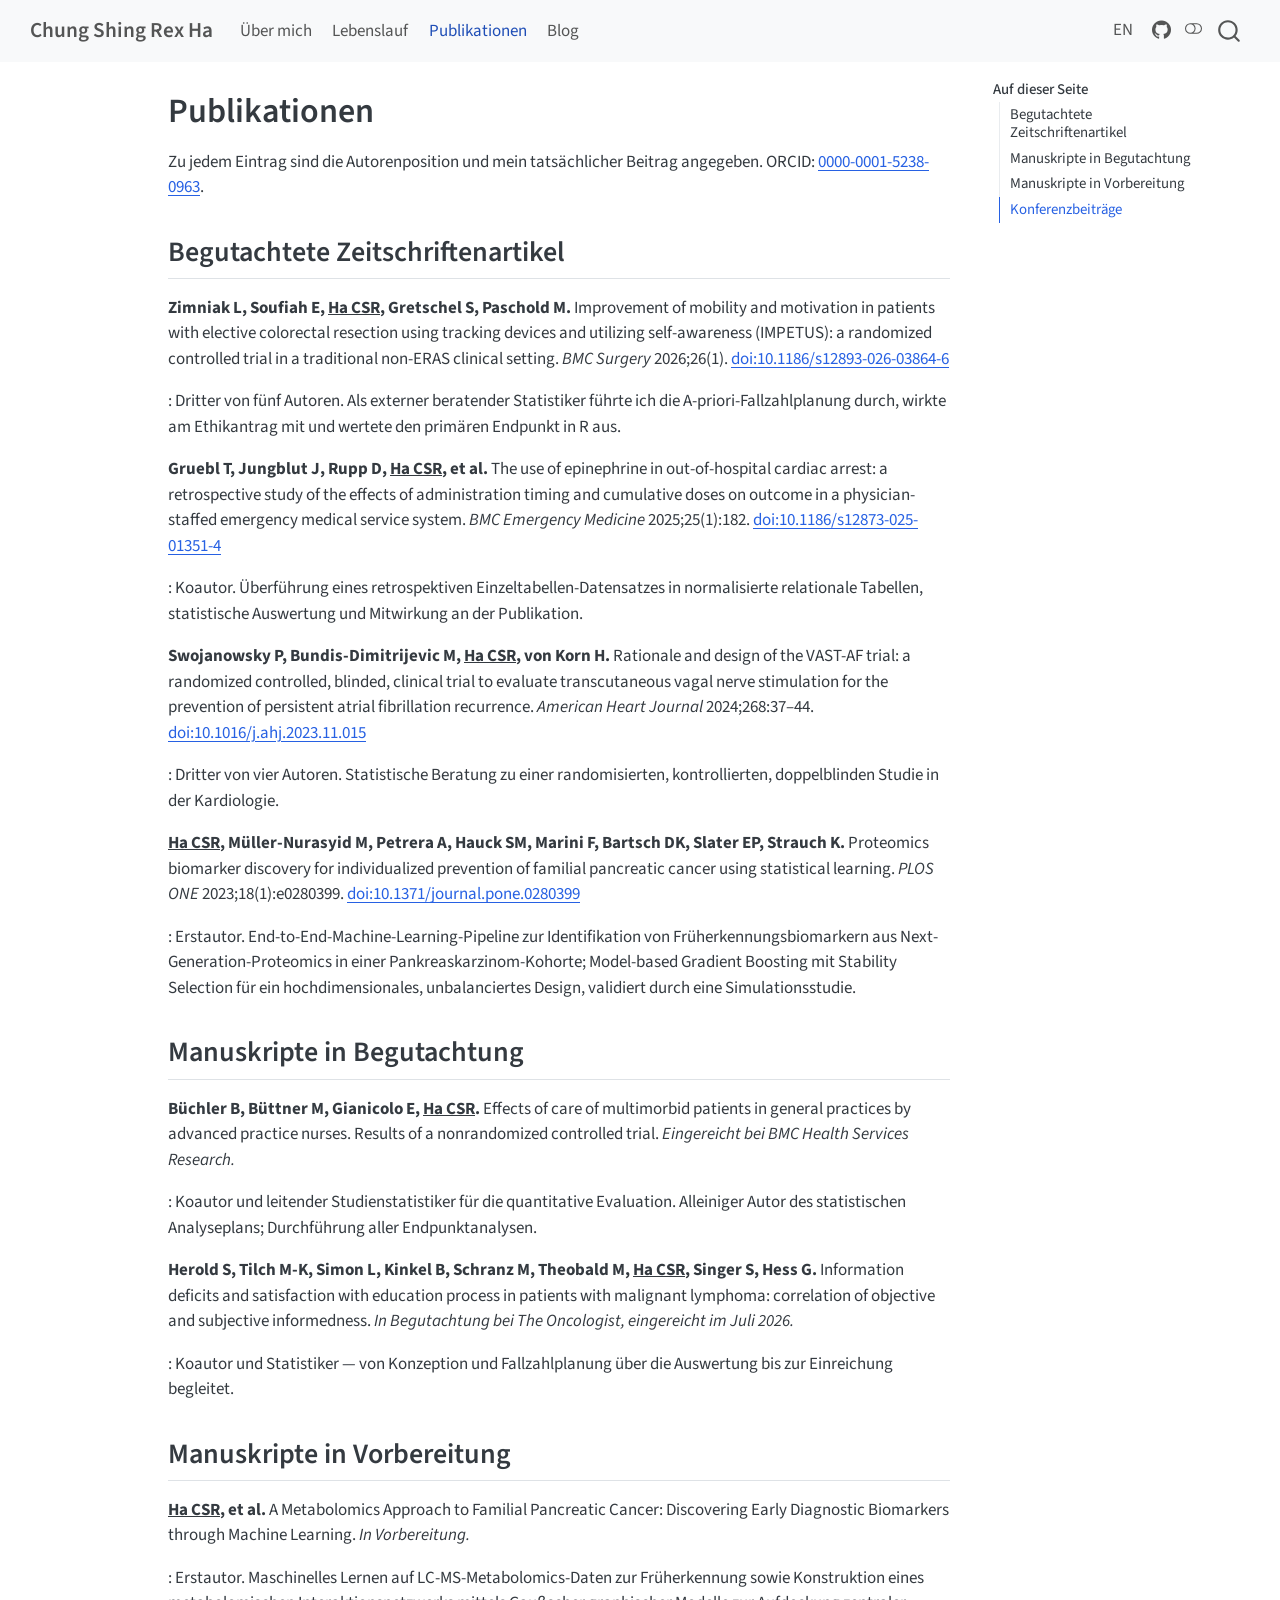
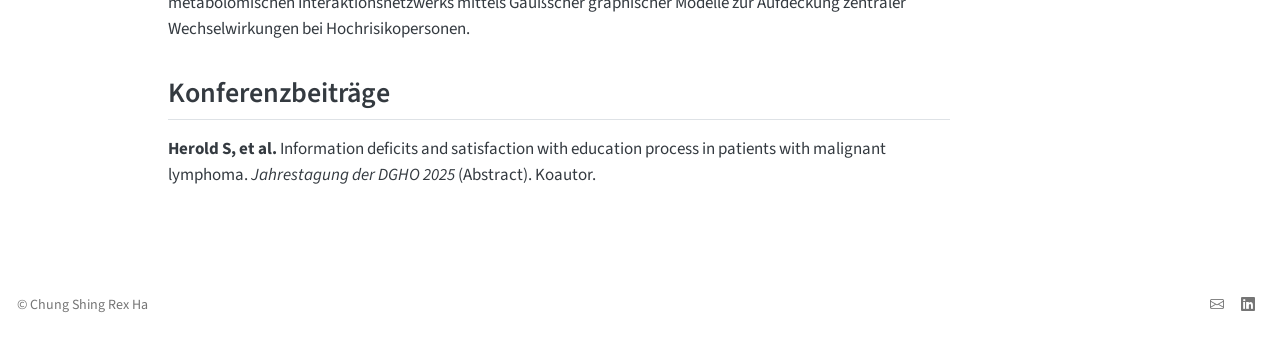
<file: de/publications.html>
<!DOCTYPE html>
<html xmlns="http://www.w3.org/1999/xhtml" lang="de" xml:lang="de"><head>

<meta charset="utf-8">
<meta name="generator" content="quarto-1.9.38">

<meta name="viewport" content="width=device-width, initial-scale=1.0, user-scalable=yes">


<title>Publikationen – Chung Shing Rex Ha</title>
<style>
/* Default styles provided by pandoc.
** See https://pandoc.org/MANUAL.html#variables-for-html for config info.
*/
code{white-space: pre-wrap;}
span.smallcaps{font-variant: small-caps;}
div.columns{display: flex; gap: min(4vw, 1.5em);}
div.column{flex: auto; overflow-x: auto;}
div.hanging-indent{margin-left: 1.5em; text-indent: -1.5em;}
ul.task-list{list-style: none;}
ul.task-list li input[type="checkbox"] {
  width: 0.8em;
  margin: 0 0.8em 0.2em -1em; /* quarto-specific, see https://github.com/quarto-dev/quarto-cli/issues/4556 */ 
  vertical-align: middle;
}
</style>


<script src="site_libs/quarto-nav/quarto-nav.js"></script>
<script src="site_libs/quarto-nav/headroom.min.js"></script>
<script src="site_libs/clipboard/clipboard.min.js"></script>
<script src="site_libs/quarto-search/autocomplete.umd.js"></script>
<script src="site_libs/quarto-search/fuse.min.js"></script>
<script src="site_libs/quarto-search/quarto-search.js"></script>
<meta name="quarto:offset" content="./">
<script src="site_libs/quarto-html/quarto.js" type="module"></script>
<script src="site_libs/quarto-html/tabsets/tabsets.js" type="module"></script>
<script src="site_libs/quarto-html/popper.min.js"></script>
<script src="site_libs/quarto-html/tippy.umd.min.js"></script>
<script src="site_libs/quarto-html/anchor.min.js"></script>
<link href="site_libs/quarto-html/tippy.css" rel="stylesheet">
<link href="site_libs/quarto-html/quarto-syntax-highlighting-15634bcf2e68342d4ad2dfa704d543f6.css" rel="stylesheet" class="quarto-color-scheme" id="quarto-text-highlighting-styles">
<link href="site_libs/quarto-html/quarto-syntax-highlighting-dark-0a6b7249c26820e032cb0bd839ff02b1.css" rel="stylesheet" class="quarto-color-scheme quarto-color-alternate" id="quarto-text-highlighting-styles">
<link href="site_libs/quarto-html/quarto-syntax-highlighting-15634bcf2e68342d4ad2dfa704d543f6.css" rel="stylesheet" class="quarto-color-scheme-extra" id="quarto-text-highlighting-styles">
<script src="site_libs/bootstrap/bootstrap.min.js"></script>
<link href="site_libs/bootstrap/bootstrap-icons.css" rel="stylesheet">
<link href="site_libs/bootstrap/bootstrap-3d037c236017750044aef6858f96cae8.min.css" rel="stylesheet" append-hash="true" class="quarto-color-scheme" id="quarto-bootstrap" data-mode="light">
<link href="site_libs/bootstrap/bootstrap-dark-a448013908a4604e783d748f12b5f35d.min.css" rel="stylesheet" append-hash="true" class="quarto-color-scheme quarto-color-alternate" id="quarto-bootstrap" data-mode="dark">
<link href="site_libs/bootstrap/bootstrap-3d037c236017750044aef6858f96cae8.min.css" rel="stylesheet" append-hash="true" class="quarto-color-scheme-extra" id="quarto-bootstrap" data-mode="light">
<script id="quarto-search-options" type="application/json">{
  "location": "navbar",
  "copy-button": false,
  "collapse-after": 3,
  "panel-placement": "end",
  "type": "overlay",
  "limit": 50,
  "keyboard-shortcut": [
    "f",
    "/",
    "s"
  ],
  "show-item-context": false,
  "language": {
    "search-no-results-text": "Keine Treffer",
    "search-matching-documents-text": "Treffer",
    "search-copy-link-title": "Link in die Suche kopieren",
    "search-hide-matches-text": "Zusätzliche Treffer verbergen",
    "search-more-match-text": "weitere Treffer in diesem Dokument",
    "search-more-matches-text": "weitere Treffer in diesem Dokument",
    "search-clear-button-title": "Zurücksetzen",
    "search-text-placeholder": "",
    "search-detached-cancel-button-title": "Abbrechen",
    "search-submit-button-title": "Abschicken",
    "search-label": "Suchen"
  }
}</script>
<style>html{ scroll-behavior: smooth; }</style>


<meta property="og:title" content="Publikationen – Chung Shing Rex Ha">
<meta property="og:description" content="Biostatistiker — klinische Studien, Versorgungsforschung und angewandte bayesianische Methoden.">
<meta property="og:site_name" content="Chung Shing Rex Ha">
</head>

<body class="nav-fixed quarto-light"><script id="quarto-html-before-body" type="application/javascript">
    const toggleBodyColorMode = (bsSheetEl) => {
      const mode = bsSheetEl.getAttribute("data-mode");
      const bodyEl = window.document.querySelector("body");
      if (mode === "dark") {
        bodyEl.classList.add("quarto-dark");
        bodyEl.classList.remove("quarto-light");
      } else {
        bodyEl.classList.add("quarto-light");
        bodyEl.classList.remove("quarto-dark");
      }
    }
    const toggleBodyColorPrimary = () => {
      const bsSheetEl = window.document.querySelector("link#quarto-bootstrap:not([rel=disabled-stylesheet])");
      if (bsSheetEl) {
        toggleBodyColorMode(bsSheetEl);
      }
    }
    const setColorSchemeToggle = (alternate) => {
      const toggles = window.document.querySelectorAll('.quarto-color-scheme-toggle');
      for (let i=0; i < toggles.length; i++) {
        const toggle = toggles[i];
        if (toggle) {
          if (alternate) {
            toggle.classList.add("alternate");
          } else {
            toggle.classList.remove("alternate");
          }
        }
      }
    };
    const toggleColorMode = (alternate) => {
      // Switch the stylesheets
      const primaryStylesheets = window.document.querySelectorAll('link.quarto-color-scheme:not(.quarto-color-alternate)');
      const alternateStylesheets = window.document.querySelectorAll('link.quarto-color-scheme.quarto-color-alternate');
      manageTransitions('#quarto-margin-sidebar .nav-link', false);
      if (alternate) {
        // note: dark is layered on light, we don't disable primary!
        enableStylesheet(alternateStylesheets);
        for (const sheetNode of alternateStylesheets) {
          if (sheetNode.id === "quarto-bootstrap") {
            toggleBodyColorMode(sheetNode);
          }
        }
      } else {
        disableStylesheet(alternateStylesheets);
        enableStylesheet(primaryStylesheets)
        toggleBodyColorPrimary();
      }
      manageTransitions('#quarto-margin-sidebar .nav-link', true);
      // Switch the toggles
      setColorSchemeToggle(alternate)
      // Hack to workaround the fact that safari doesn't
      // properly recolor the scrollbar when toggling (#1455)
      if (navigator.userAgent.indexOf('Safari') > 0 && navigator.userAgent.indexOf('Chrome') == -1) {
        manageTransitions("body", false);
        window.scrollTo(0, 1);
        setTimeout(() => {
          window.scrollTo(0, 0);
          manageTransitions("body", true);
        }, 40);
      }
    }
    const disableStylesheet = (stylesheets) => {
      for (let i=0; i < stylesheets.length; i++) {
        const stylesheet = stylesheets[i];
        stylesheet.rel = 'disabled-stylesheet';
      }
    }
    const enableStylesheet = (stylesheets) => {
      for (let i=0; i < stylesheets.length; i++) {
        const stylesheet = stylesheets[i];
        if(stylesheet.rel !== 'stylesheet') { // for Chrome, which will still FOUC without this check
          stylesheet.rel = 'stylesheet';
        }
      }
    }
    const manageTransitions = (selector, allowTransitions) => {
      const els = window.document.querySelectorAll(selector);
      for (let i=0; i < els.length; i++) {
        const el = els[i];
        if (allowTransitions) {
          el.classList.remove('notransition');
        } else {
          el.classList.add('notransition');
        }
      }
    }
    const isFileUrl = () => {
      return window.location.protocol === 'file:';
    }
    const hasAlternateSentinel = () => {
      let styleSentinel = getColorSchemeSentinel();
      if (styleSentinel !== null) {
        return styleSentinel === "alternate";
      } else {
        return false;
      }
    }
    const setStyleSentinel = (alternate) => {
      const value = alternate ? "alternate" : "default";
      if (!isFileUrl()) {
        window.localStorage.setItem("quarto-color-scheme", value);
      } else {
        localAlternateSentinel = value;
      }
    }
    const getColorSchemeSentinel = () => {
      if (!isFileUrl()) {
        const storageValue = window.localStorage.getItem("quarto-color-scheme");
        return storageValue != null ? storageValue : localAlternateSentinel;
      } else {
        return localAlternateSentinel;
      }
    }
    const toggleGiscusIfUsed = (isAlternate, darkModeDefault) => {
      const baseTheme = document.querySelector('#giscus-base-theme')?.value ?? 'light';
      const alternateTheme = document.querySelector('#giscus-alt-theme')?.value ?? 'dark';
      let newTheme = '';
      if(authorPrefersDark) {
        newTheme = isAlternate ? baseTheme : alternateTheme;
      } else {
        newTheme = isAlternate ? alternateTheme : baseTheme;
      }
      const changeGiscusTheme = () => {
        // From: https://github.com/giscus/giscus/issues/336
        const sendMessage = (message) => {
          const iframe = document.querySelector('iframe.giscus-frame');
          if (!iframe) return;
          iframe.contentWindow.postMessage({ giscus: message }, 'https://giscus.app');
        }
        sendMessage({
          setConfig: {
            theme: newTheme
          }
        });
      }
      const isGiscussLoaded = window.document.querySelector('iframe.giscus-frame') !== null;
      if (isGiscussLoaded) {
        changeGiscusTheme();
      }
    };
    const authorPrefersDark = false;
    const darkModeDefault = authorPrefersDark;
      document.querySelector('link#quarto-text-highlighting-styles.quarto-color-scheme-extra').rel = 'disabled-stylesheet';
      document.querySelector('link#quarto-bootstrap.quarto-color-scheme-extra').rel = 'disabled-stylesheet';
    let localAlternateSentinel = darkModeDefault ? 'alternate' : 'default';
    // Dark / light mode switch
    window.quartoToggleColorScheme = () => {
      // Read the current dark / light value
      let toAlternate = !hasAlternateSentinel();
      toggleColorMode(toAlternate);
      setStyleSentinel(toAlternate);
      toggleGiscusIfUsed(toAlternate, darkModeDefault);
      window.dispatchEvent(new Event('resize'));
    };
    // Switch to dark mode if need be
    if (hasAlternateSentinel()) {
      toggleColorMode(true);
    } else {
      toggleColorMode(false);
    }
  </script>

<div id="quarto-search-results"></div>
  <header id="quarto-header" class="headroom fixed-top">
    <nav class="navbar navbar-expand-lg " data-bs-theme="dark">
      <div class="navbar-container container-fluid">
      <div class="navbar-brand-container mx-auto">
    <a class="navbar-brand" href="./index.html">
    <span class="navbar-title">Chung Shing Rex Ha</span>
    </a>
  </div>
            <div id="quarto-search" class="" title="Suchen"></div>
          <button class="navbar-toggler" type="button" data-bs-toggle="collapse" data-bs-target="#navbarCollapse" aria-controls="navbarCollapse" role="menu" aria-expanded="false" aria-label="Navigation umschalten" onclick="if (window.quartoToggleHeadroom) { window.quartoToggleHeadroom(); }">
  <span class="navbar-toggler-icon"></span>
</button>
          <div class="collapse navbar-collapse" id="navbarCollapse">
            <ul class="navbar-nav navbar-nav-scroll me-auto">
  <li class="nav-item">
    <a class="nav-link" href="./index.html"> 
<span class="menu-text">Über mich</span></a>
  </li>  
  <li class="nav-item">
    <a class="nav-link" href="./cv.html"> 
<span class="menu-text">Lebenslauf</span></a>
  </li>  
  <li class="nav-item">
    <a class="nav-link active" href="./publications.html" aria-current="page"> 
<span class="menu-text">Publikationen</span></a>
  </li>  
  <li class="nav-item">
    <a class="nav-link" href="./../blog.html"> 
<span class="menu-text">Blog</span></a>
  </li>  
</ul>
            <ul class="navbar-nav navbar-nav-scroll ms-auto">
  <li class="nav-item">
    <a class="nav-link" href="./../index.html"> 
<span class="menu-text">EN</span></a>
  </li>  
  <li class="nav-item compact">
    <a class="nav-link" href="https://github.com/csrexha" target="_blank"> <i class="bi bi-github" role="img">
</i> 
<span class="menu-text"></span></a>
  </li>  
</ul>
          </div> <!-- /navcollapse -->
            <div class="quarto-navbar-tools">
  <a href="" class="quarto-color-scheme-toggle quarto-navigation-tool  px-1" onclick="window.quartoToggleColorScheme(); return false;" title="Dunkelmodus umschalten"><i class="bi"></i></a>
</div>
      </div> <!-- /container-fluid -->
    </nav>
</header>
<!-- content -->
<div id="quarto-content" class="quarto-container page-columns page-rows-contents page-layout-article page-navbar">
<!-- sidebar -->
<!-- margin-sidebar -->
    <div id="quarto-margin-sidebar" class="sidebar margin-sidebar">
        <nav id="TOC" role="doc-toc" class="toc-active">
    <h2 id="toc-title">Auf dieser Seite</h2>
   
  <ul>
  <li><a href="#begutachtete-zeitschriftenartikel" id="toc-begutachtete-zeitschriftenartikel" class="nav-link active" data-scroll-target="#begutachtete-zeitschriftenartikel">Begutachtete Zeitschriftenartikel</a></li>
  <li><a href="#manuskripte-in-begutachtung" id="toc-manuskripte-in-begutachtung" class="nav-link" data-scroll-target="#manuskripte-in-begutachtung">Manuskripte in Begutachtung</a></li>
  <li><a href="#manuskripte-in-vorbereitung" id="toc-manuskripte-in-vorbereitung" class="nav-link" data-scroll-target="#manuskripte-in-vorbereitung">Manuskripte in Vorbereitung</a></li>
  <li><a href="#konferenzbeiträge" id="toc-konferenzbeiträge" class="nav-link" data-scroll-target="#konferenzbeiträge">Konferenzbeiträge</a></li>
  </ul>
</nav>
    </div>
<!-- main -->
<main class="content" id="quarto-document-content">


<header id="title-block-header" class="quarto-title-block default">
<div class="quarto-title">
<h1 class="title">Publikationen</h1>
</div>



<div class="quarto-title-meta">

    
  
    
  </div>
  


</header>


<p>Zu jedem Eintrag sind die Autorenposition und mein tatsächlicher Beitrag angegeben. ORCID: <a href="https://orcid.org/0000-0001-5238-0963">0000-0001-5238-0963</a>.</p>
<section id="begutachtete-zeitschriftenartikel" class="level2">
<h2 class="anchored" data-anchor-id="begutachtete-zeitschriftenartikel">Begutachtete Zeitschriftenartikel</h2>
<p><strong>Zimniak L, Soufiah E, <u>Ha CSR</u>, Gretschel S, Paschold M.</strong> Improvement of mobility and motivation in patients with elective colorectal resection using tracking devices and utilizing self-awareness (IMPETUS): a randomized controlled trial in a traditional non-ERAS clinical setting. <em>BMC Surgery</em> 2026;26(1). <a href="https://doi.org/10.1186/s12893-026-03864-6">doi:10.1186/s12893-026-03864-6</a></p>
<p>: Dritter von fünf Autoren. Als externer beratender Statistiker führte ich die A-priori-Fallzahlplanung durch, wirkte am Ethikantrag mit und wertete den primären Endpunkt in R aus.</p>
<p><strong>Gruebl T, Jungblut J, Rupp D, <u>Ha CSR</u>, et al.</strong> The use of epinephrine in out-of-hospital cardiac arrest: a retrospective study of the effects of administration timing and cumulative doses on outcome in a physician-staffed emergency medical service system. <em>BMC Emergency Medicine</em> 2025;25(1):182. <a href="https://doi.org/10.1186/s12873-025-01351-4">doi:10.1186/s12873-025-01351-4</a></p>
<p>: Koautor. Überführung eines retrospektiven Einzeltabellen-Datensatzes in normalisierte relationale Tabellen, statistische Auswertung und Mitwirkung an der Publikation.</p>
<p><strong>Swojanowsky P, Bundis-Dimitrijevic M, <u>Ha CSR</u>, von Korn H.</strong> Rationale and design of the VAST-AF trial: a randomized controlled, blinded, clinical trial to evaluate transcutaneous vagal nerve stimulation for the prevention of persistent atrial fibrillation recurrence. <em>American Heart Journal</em> 2024;268:37–44. <a href="https://doi.org/10.1016/j.ahj.2023.11.015">doi:10.1016/j.ahj.2023.11.015</a></p>
<p>: Dritter von vier Autoren. Statistische Beratung zu einer randomisierten, kontrollierten, doppelblinden Studie in der Kardiologie.</p>
<p><strong><u>Ha CSR</u>, Müller-Nurasyid M, Petrera A, Hauck SM, Marini F, Bartsch DK, Slater EP, Strauch K.</strong> Proteomics biomarker discovery for individualized prevention of familial pancreatic cancer using statistical learning. <em>PLOS ONE</em> 2023;18(1):e0280399. <a href="https://doi.org/10.1371/journal.pone.0280399">doi:10.1371/journal.pone.0280399</a></p>
<p>: Erstautor. End-to-End-Machine-Learning-Pipeline zur Identifikation von Früherkennungsbiomarkern aus Next-Generation-Proteomics in einer Pankreaskarzinom-Kohorte; Model-based Gradient Boosting mit Stability Selection für ein hochdimensionales, unbalanciertes Design, validiert durch eine Simulationsstudie.</p>
</section>
<section id="manuskripte-in-begutachtung" class="level2">
<h2 class="anchored" data-anchor-id="manuskripte-in-begutachtung">Manuskripte in Begutachtung</h2>
<p><strong>Büchler B, Büttner M, Gianicolo E, <u>Ha CSR</u>.</strong> Effects of care of multimorbid patients in general practices by advanced practice nurses. Results of a nonrandomized controlled trial. <em>Eingereicht bei BMC Health Services Research.</em></p>
<p>: Koautor und leitender Studienstatistiker für die quantitative Evaluation. Alleiniger Autor des statistischen Analyseplans; Durchführung aller Endpunktanalysen.</p>
<p><strong>Herold S, Tilch M-K, Simon L, Kinkel B, Schranz M, Theobald M, <u>Ha CSR</u>, Singer S, Hess G.</strong> Information deficits and satisfaction with education process in patients with malignant lymphoma: correlation of objective and subjective informedness. <em>In Begutachtung bei The Oncologist, eingereicht im Juli 2026.</em></p>
<p>: Koautor und Statistiker — von Konzeption und Fallzahlplanung über die Auswertung bis zur Einreichung begleitet.</p>
</section>
<section id="manuskripte-in-vorbereitung" class="level2">
<h2 class="anchored" data-anchor-id="manuskripte-in-vorbereitung">Manuskripte in Vorbereitung</h2>
<p><strong><u>Ha CSR</u>, et al.</strong> A Metabolomics Approach to Familial Pancreatic Cancer: Discovering Early Diagnostic Biomarkers through Machine Learning. <em>In Vorbereitung.</em></p>
<p>: Erstautor. Maschinelles Lernen auf LC-MS-Metabolomics-Daten zur Früherkennung sowie Konstruktion eines metabolomischen Interaktionsnetzwerks mittels Gaußscher graphischer Modelle zur Aufdeckung zentraler Wechselwirkungen bei Hochrisikopersonen.</p>
</section>
<section id="konferenzbeiträge" class="level2">
<h2 class="anchored" data-anchor-id="konferenzbeiträge">Konferenzbeiträge</h2>
<p><strong>Herold S, et al.</strong> Information deficits and satisfaction with education process in patients with malignant lymphoma. <em>Jahrestagung der DGHO 2025</em> (Abstract). Koautor.</p>


</section>

</main> <!-- /main -->
<script id="quarto-html-after-body" type="application/javascript">
  window.document.addEventListener("DOMContentLoaded", function (event) {
    // Ensure there is a toggle, if there isn't float one in the top right
    if (window.document.querySelector('.quarto-color-scheme-toggle') === null) {
      const a = window.document.createElement('a');
      a.classList.add('top-right');
      a.classList.add('quarto-color-scheme-toggle');
      a.href = "";
      a.onclick = function() { try { window.quartoToggleColorScheme(); } catch {} return false; };
      const i = window.document.createElement("i");
      i.classList.add('bi');
      a.appendChild(i);
      window.document.body.appendChild(a);
    }
    setColorSchemeToggle(hasAlternateSentinel())
    const icon = "";
    const anchorJS = new window.AnchorJS();
    anchorJS.options = {
      placement: 'right',
      icon: icon
    };
    anchorJS.add('.anchored');
    const isCodeAnnotation = (el) => {
      for (const clz of el.classList) {
        if (clz.startsWith('code-annotation-')) {                     
          return true;
        }
      }
      return false;
    }
    const onCopySuccess = function(e) {
      // button target
      const button = e.trigger;
      // don't keep focus
      button.blur();
      // flash "checked"
      button.classList.add('code-copy-button-checked');
      var currentTitle = button.getAttribute("title");
      button.setAttribute("title", "Kopiert");
      let tooltip;
      if (window.bootstrap) {
        button.setAttribute("data-bs-toggle", "tooltip");
        button.setAttribute("data-bs-placement", "left");
        button.setAttribute("data-bs-title", "Kopiert");
        tooltip = new bootstrap.Tooltip(button, 
          { trigger: "manual", 
            customClass: "code-copy-button-tooltip",
            offset: [0, -8]});
        tooltip.show();    
      }
      setTimeout(function() {
        if (tooltip) {
          tooltip.hide();
          button.removeAttribute("data-bs-title");
          button.removeAttribute("data-bs-toggle");
          button.removeAttribute("data-bs-placement");
        }
        button.setAttribute("title", currentTitle);
        button.classList.remove('code-copy-button-checked');
      }, 1000);
      // clear code selection
      e.clearSelection();
    }
    const getTextToCopy = function(trigger) {
      const outerScaffold = trigger.parentElement.cloneNode(true);
      const codeEl = outerScaffold.querySelector('code');
      for (const childEl of codeEl.children) {
        if (isCodeAnnotation(childEl)) {
          childEl.remove();
        }
      }
      return codeEl.innerText;
    }
    const clipboard = new window.ClipboardJS('.code-copy-button:not([data-in-quarto-modal])', {
      text: getTextToCopy
    });
    clipboard.on('success', onCopySuccess);
    if (window.document.getElementById('quarto-embedded-source-code-modal')) {
      const clipboardModal = new window.ClipboardJS('.code-copy-button[data-in-quarto-modal]', {
        text: getTextToCopy,
        container: window.document.getElementById('quarto-embedded-source-code-modal')
      });
      clipboardModal.on('success', onCopySuccess);
    }
      var localhostRegex = new RegExp(/^(?:http|https):\/\/localhost\:?[0-9]*\//);
      var mailtoRegex = new RegExp(/^mailto:/);
        var filterRegex = new RegExp("https:\/\/csrexha\.github\.io\/de");
      var isInternal = (href) => {
          return filterRegex.test(href) || localhostRegex.test(href) || mailtoRegex.test(href);
      }
      // Inspect non-navigation links and adorn them if external
     var links = window.document.querySelectorAll('a[href]:not(.nav-link):not(.navbar-brand):not(.toc-action):not(.sidebar-link):not(.sidebar-item-toggle):not(.pagination-link):not(.no-external):not([aria-hidden]):not(.dropdown-item):not(.quarto-navigation-tool):not(.about-link)');
      for (var i=0; i<links.length; i++) {
        const link = links[i];
        if (!isInternal(link.href)) {
          // undo the damage that might have been done by quarto-nav.js in the case of
          // links that we want to consider external
          if (link.dataset.originalHref !== undefined) {
            link.href = link.dataset.originalHref;
          }
        }
      }
    function tippyHover(el, contentFn, onTriggerFn, onUntriggerFn) {
      const config = {
        allowHTML: true,
        maxWidth: 500,
        delay: 100,
        arrow: false,
        appendTo: function(el) {
            return el.parentElement;
        },
        interactive: true,
        interactiveBorder: 10,
        theme: 'quarto',
        placement: 'bottom-start',
      };
      if (contentFn) {
        config.content = contentFn;
      }
      if (onTriggerFn) {
        config.onTrigger = onTriggerFn;
      }
      if (onUntriggerFn) {
        config.onUntrigger = onUntriggerFn;
      }
      window.tippy(el, config); 
    }
    const noterefs = window.document.querySelectorAll('a[role="doc-noteref"]');
    for (var i=0; i<noterefs.length; i++) {
      const ref = noterefs[i];
      tippyHover(ref, function() {
        // use id or data attribute instead here
        let href = ref.getAttribute('data-footnote-href') || ref.getAttribute('href');
        try { href = new URL(href).hash; } catch {}
        const id = href.replace(/^#\/?/, "");
        const note = window.document.getElementById(id);
        if (note) {
          return note.innerHTML;
        } else {
          return "";
        }
      });
    }
    const xrefs = window.document.querySelectorAll('a.quarto-xref');
    const processXRef = (id, note) => {
      // Strip column container classes
      const stripColumnClz = (el) => {
        el.classList.remove("page-full", "page-columns");
        if (el.children) {
          for (const child of el.children) {
            stripColumnClz(child);
          }
        }
      }
      stripColumnClz(note)
      if (id === null || id.startsWith('sec-')) {
        // Special case sections, only their first couple elements
        const container = document.createElement("div");
        if (note.children && note.children.length > 2) {
          container.appendChild(note.children[0].cloneNode(true));
          for (let i = 1; i < note.children.length; i++) {
            const child = note.children[i];
            if (child.tagName === "P" && child.innerText === "") {
              continue;
            } else {
              container.appendChild(child.cloneNode(true));
              break;
            }
          }
          if (window.Quarto?.typesetMath) {
            window.Quarto.typesetMath(container);
          }
          return container.innerHTML
        } else {
          if (window.Quarto?.typesetMath) {
            window.Quarto.typesetMath(note);
          }
          return note.innerHTML;
        }
      } else {
        // Remove any anchor links if they are present
        const anchorLink = note.querySelector('a.anchorjs-link');
        if (anchorLink) {
          anchorLink.remove();
        }
        if (window.Quarto?.typesetMath) {
          window.Quarto.typesetMath(note);
        }
        if (note.classList.contains("callout")) {
          return note.outerHTML;
        } else {
          return note.innerHTML;
        }
      }
    }
    for (var i=0; i<xrefs.length; i++) {
      const xref = xrefs[i];
      tippyHover(xref, undefined, function(instance) {
        instance.disable();
        let url = xref.getAttribute('href');
        let hash = undefined; 
        if (url.startsWith('#')) {
          hash = url;
        } else {
          try { hash = new URL(url).hash; } catch {}
        }
        if (hash) {
          const id = hash.replace(/^#\/?/, "");
          const note = window.document.getElementById(id);
          if (note !== null) {
            try {
              const html = processXRef(id, note.cloneNode(true));
              instance.setContent(html);
            } finally {
              instance.enable();
              instance.show();
            }
          } else {
            // See if we can fetch this
            fetch(url.split('#')[0])
            .then(res => res.text())
            .then(html => {
              const parser = new DOMParser();
              const htmlDoc = parser.parseFromString(html, "text/html");
              const note = htmlDoc.getElementById(id);
              if (note !== null) {
                const html = processXRef(id, note);
                instance.setContent(html);
              } 
            }).finally(() => {
              instance.enable();
              instance.show();
            });
          }
        } else {
          // See if we can fetch a full url (with no hash to target)
          // This is a special case and we should probably do some content thinning / targeting
          fetch(url)
          .then(res => res.text())
          .then(html => {
            const parser = new DOMParser();
            const htmlDoc = parser.parseFromString(html, "text/html");
            const note = htmlDoc.querySelector('main.content');
            if (note !== null) {
              // This should only happen for chapter cross references
              // (since there is no id in the URL)
              // remove the first header
              if (note.children.length > 0 && note.children[0].tagName === "HEADER") {
                note.children[0].remove();
              }
              const html = processXRef(null, note);
              instance.setContent(html);
            } 
          }).finally(() => {
            instance.enable();
            instance.show();
          });
        }
      }, function(instance) {
      });
    }
        let selectedAnnoteEl;
        const selectorForAnnotation = ( cell, annotation) => {
          let cellAttr = 'data-code-cell="' + cell + '"';
          let lineAttr = 'data-code-annotation="' +  annotation + '"';
          const selector = 'span[' + cellAttr + '][' + lineAttr + ']';
          return selector;
        }
        const selectCodeLines = (annoteEl) => {
          const doc = window.document;
          const targetCell = annoteEl.getAttribute("data-target-cell");
          const targetAnnotation = annoteEl.getAttribute("data-target-annotation");
          const annoteSpan = window.document.querySelector(selectorForAnnotation(targetCell, targetAnnotation));
          const lines = annoteSpan.getAttribute("data-code-lines").split(",");
          const lineIds = lines.map((line) => {
            return targetCell + "-" + line;
          })
          let top = null;
          let height = null;
          let parent = null;
          if (lineIds.length > 0) {
              //compute the position of the single el (top and bottom and make a div)
              const el = window.document.getElementById(lineIds[0]);
              top = el.offsetTop;
              height = el.offsetHeight;
              parent = el.parentElement.parentElement;
            if (lineIds.length > 1) {
              const lastEl = window.document.getElementById(lineIds[lineIds.length - 1]);
              const bottom = lastEl.offsetTop + lastEl.offsetHeight;
              height = bottom - top;
            }
            if (top !== null && height !== null && parent !== null) {
              // cook up a div (if necessary) and position it 
              let div = window.document.getElementById("code-annotation-line-highlight");
              if (div === null) {
                div = window.document.createElement("div");
                div.setAttribute("id", "code-annotation-line-highlight");
                div.style.position = 'absolute';
                parent.appendChild(div);
              }
              div.style.top = top - 2 + "px";
              div.style.height = height + 4 + "px";
              div.style.left = 0;
              let gutterDiv = window.document.getElementById("code-annotation-line-highlight-gutter");
              if (gutterDiv === null) {
                gutterDiv = window.document.createElement("div");
                gutterDiv.setAttribute("id", "code-annotation-line-highlight-gutter");
                gutterDiv.style.position = 'absolute';
                const codeCell = window.document.getElementById(targetCell);
                const gutter = codeCell.querySelector('.code-annotation-gutter');
                gutter.appendChild(gutterDiv);
              }
              gutterDiv.style.top = top - 2 + "px";
              gutterDiv.style.height = height + 4 + "px";
            }
            selectedAnnoteEl = annoteEl;
          }
        };
        const unselectCodeLines = () => {
          const elementsIds = ["code-annotation-line-highlight", "code-annotation-line-highlight-gutter"];
          elementsIds.forEach((elId) => {
            const div = window.document.getElementById(elId);
            if (div) {
              div.remove();
            }
          });
          selectedAnnoteEl = undefined;
        };
          // Handle positioning of the toggle
      window.addEventListener(
        "resize",
        throttle(() => {
          elRect = undefined;
          if (selectedAnnoteEl) {
            selectCodeLines(selectedAnnoteEl);
          }
        }, 10)
      );
      function throttle(fn, ms) {
      let throttle = false;
      let timer;
        return (...args) => {
          if(!throttle) { // first call gets through
              fn.apply(this, args);
              throttle = true;
          } else { // all the others get throttled
              if(timer) clearTimeout(timer); // cancel #2
              timer = setTimeout(() => {
                fn.apply(this, args);
                timer = throttle = false;
              }, ms);
          }
        };
      }
        // Attach click handler to the DT
        const annoteDls = window.document.querySelectorAll('dt[data-target-cell]');
        for (const annoteDlNode of annoteDls) {
          annoteDlNode.addEventListener('click', (event) => {
            const clickedEl = event.target;
            if (clickedEl !== selectedAnnoteEl) {
              unselectCodeLines();
              const activeEl = window.document.querySelector('dt[data-target-cell].code-annotation-active');
              if (activeEl) {
                activeEl.classList.remove('code-annotation-active');
              }
              selectCodeLines(clickedEl);
              clickedEl.classList.add('code-annotation-active');
            } else {
              // Unselect the line
              unselectCodeLines();
              clickedEl.classList.remove('code-annotation-active');
            }
          });
        }
    const findCites = (el) => {
      const parentEl = el.parentElement;
      if (parentEl) {
        const cites = parentEl.dataset.cites;
        if (cites) {
          return {
            el,
            cites: cites.split(' ')
          };
        } else {
          return findCites(el.parentElement)
        }
      } else {
        return undefined;
      }
    };
    var bibliorefs = window.document.querySelectorAll('a[role="doc-biblioref"]');
    for (var i=0; i<bibliorefs.length; i++) {
      const ref = bibliorefs[i];
      const citeInfo = findCites(ref);
      if (citeInfo) {
        tippyHover(citeInfo.el, function() {
          var popup = window.document.createElement('div');
          citeInfo.cites.forEach(function(cite) {
            var citeDiv = window.document.createElement('div');
            citeDiv.classList.add('hanging-indent');
            citeDiv.classList.add('csl-entry');
            var biblioDiv = window.document.getElementById('ref-' + cite);
            if (biblioDiv) {
              citeDiv.innerHTML = biblioDiv.innerHTML;
            }
            popup.appendChild(citeDiv);
          });
          return popup.innerHTML;
        });
      }
    }
  });
  </script>
</div> <!-- /content -->
<footer class="footer">
  <div class="nav-footer">
    <div class="nav-footer-left">
<p>© Chung Shing Rex Ha</p>
</div>   
    <div class="nav-footer-center">
      &nbsp;
    </div>
    <div class="nav-footer-right">
      <ul class="footer-items list-unstyled">
    <li class="nav-item compact">
    <a class="nav-link" href="mailto:hachungshingrex@gmail.com">
      <i class="bi bi-envelope" role="img">
</i> 
    </a>
  </li>  
    <li class="nav-item compact">
    <a class="nav-link" href="https://www.linkedin.com/in/hacsrex/">
      <i class="bi bi-linkedin" role="img">
</i> 
    </a>
  </li>  
</ul>
    </div>
  </div>
</footer>




<script src="site_libs/quarto-html/zenscroll-min.js"></script>
</body></html>
</file>
<file: de/site_libs/quarto-html/tippy.css>
.tippy-box[data-animation=fade][data-state=hidden]{opacity:0}[data-tippy-root]{max-width:calc(100vw - 10px)}.tippy-box{position:relative;background-color:#333;color:#fff;border-radius:4px;font-size:14px;line-height:1.4;white-space:normal;outline:0;transition-property:transform,visibility,opacity}.tippy-box[data-placement^=top]>.tippy-arrow{bottom:0}.tippy-box[data-placement^=top]>.tippy-arrow:before{bottom:-7px;left:0;border-width:8px 8px 0;border-top-color:initial;transform-origin:center top}.tippy-box[data-placement^=bottom]>.tippy-arrow{top:0}.tippy-box[data-placement^=bottom]>.tippy-arrow:before{top:-7px;left:0;border-width:0 8px 8px;border-bottom-color:initial;transform-origin:center bottom}.tippy-box[data-placement^=left]>.tippy-arrow{right:0}.tippy-box[data-placement^=left]>.tippy-arrow:before{border-width:8px 0 8px 8px;border-left-color:initial;right:-7px;transform-origin:center left}.tippy-box[data-placement^=right]>.tippy-arrow{left:0}.tippy-box[data-placement^=right]>.tippy-arrow:before{left:-7px;border-width:8px 8px 8px 0;border-right-color:initial;transform-origin:center right}.tippy-box[data-inertia][data-state=visible]{transition-timing-function:cubic-bezier(.54,1.5,.38,1.11)}.tippy-arrow{width:16px;height:16px;color:#333}.tippy-arrow:before{content:"";position:absolute;border-color:transparent;border-style:solid}.tippy-content{position:relative;padding:5px 9px;z-index:1}
</file>
<file: de/site_libs/quarto-html/quarto-syntax-highlighting-15634bcf2e68342d4ad2dfa704d543f6.css>
/* quarto syntax highlight colors */
:root {
  --quarto-hl-ot-color: #003B4F;
  --quarto-hl-at-color: #657422;
  --quarto-hl-ss-color: #20794D;
  --quarto-hl-an-color: #5E5E5E;
  --quarto-hl-fu-color: #4758AB;
  --quarto-hl-st-color: #20794D;
  --quarto-hl-cf-color: #003B4F;
  --quarto-hl-op-color: #5E5E5E;
  --quarto-hl-er-color: #AD0000;
  --quarto-hl-bn-color: #AD0000;
  --quarto-hl-al-color: #AD0000;
  --quarto-hl-va-color: #111111;
  --quarto-hl-bu-color: inherit;
  --quarto-hl-ex-color: inherit;
  --quarto-hl-pp-color: #AD0000;
  --quarto-hl-in-color: #5E5E5E;
  --quarto-hl-vs-color: #20794D;
  --quarto-hl-wa-color: #5E5E5E;
  --quarto-hl-do-color: #5E5E5E;
  --quarto-hl-im-color: #00769E;
  --quarto-hl-ch-color: #20794D;
  --quarto-hl-dt-color: #AD0000;
  --quarto-hl-fl-color: #AD0000;
  --quarto-hl-co-color: #5E5E5E;
  --quarto-hl-cv-color: #5E5E5E;
  --quarto-hl-cn-color: #8f5902;
  --quarto-hl-sc-color: #5E5E5E;
  --quarto-hl-dv-color: #AD0000;
  --quarto-hl-kw-color: #003B4F;
}

/* other quarto variables */
:root {
  --quarto-font-monospace: SFMono-Regular, Menlo, Monaco, Consolas, "Liberation Mono", "Courier New", monospace;
}

/* syntax highlight based on Pandoc's rules */
pre > code.sourceCode > span {
  color: #003B4F;
}

code.sourceCode > span {
  color: #003B4F;
}

div.sourceCode,
div.sourceCode pre.sourceCode {
  color: #003B4F;
}

/* Normal */
code span {
  color: #003B4F;
}

/* Alert */
code span.al {
  color: #AD0000;
  font-style: inherit;
}

/* Annotation */
code span.an {
  color: #5E5E5E;
  font-style: inherit;
}

/* Attribute */
code span.at {
  color: #657422;
  font-style: inherit;
}

/* BaseN */
code span.bn {
  color: #AD0000;
  font-style: inherit;
}

/* BuiltIn */
code span.bu {
  font-style: inherit;
}

/* ControlFlow */
code span.cf {
  color: #003B4F;
  font-weight: bold;
  font-style: inherit;
}

/* Char */
code span.ch {
  color: #20794D;
  font-style: inherit;
}

/* Constant */
code span.cn {
  color: #8f5902;
  font-style: inherit;
}

/* Comment */
code span.co {
  color: #5E5E5E;
  font-style: inherit;
}

/* CommentVar */
code span.cv {
  color: #5E5E5E;
  font-style: italic;
}

/* Documentation */
code span.do {
  color: #5E5E5E;
  font-style: italic;
}

/* DataType */
code span.dt {
  color: #AD0000;
  font-style: inherit;
}

/* DecVal */
code span.dv {
  color: #AD0000;
  font-style: inherit;
}

/* Error */
code span.er {
  color: #AD0000;
  font-style: inherit;
}

/* Extension */
code span.ex {
  font-style: inherit;
}

/* Float */
code span.fl {
  color: #AD0000;
  font-style: inherit;
}

/* Function */
code span.fu {
  color: #4758AB;
  font-style: inherit;
}

/* Import */
code span.im {
  color: #00769E;
  font-style: inherit;
}

/* Information */
code span.in {
  color: #5E5E5E;
  font-style: inherit;
}

/* Keyword */
code span.kw {
  color: #003B4F;
  font-weight: bold;
  font-style: inherit;
}

/* Operator */
code span.op {
  color: #5E5E5E;
  font-style: inherit;
}

/* Other */
code span.ot {
  color: #003B4F;
  font-style: inherit;
}

/* Preprocessor */
code span.pp {
  color: #AD0000;
  font-style: inherit;
}

/* SpecialChar */
code span.sc {
  color: #5E5E5E;
  font-style: inherit;
}

/* SpecialString */
code span.ss {
  color: #20794D;
  font-style: inherit;
}

/* String */
code span.st {
  color: #20794D;
  font-style: inherit;
}

/* Variable */
code span.va {
  color: #111111;
  font-style: inherit;
}

/* VerbatimString */
code span.vs {
  color: #20794D;
  font-style: inherit;
}

/* Warning */
code span.wa {
  color: #5E5E5E;
  font-style: italic;
}

.prevent-inlining {
  content: "</";
}

/*# sourceMappingURL=f23921c56f73e400b49028c9186a1aa0.css.map */
</file>
<file: de/site_libs/quarto-html/quarto-syntax-highlighting-dark-0a6b7249c26820e032cb0bd839ff02b1.css>
/* quarto syntax highlight colors */
:root {
  --quarto-hl-al-color: #f07178;
  --quarto-hl-an-color: #d4d0ab;
  --quarto-hl-at-color: #00e0e0;
  --quarto-hl-bn-color: #d4d0ab;
  --quarto-hl-bu-color: #abe338;
  --quarto-hl-ch-color: #abe338;
  --quarto-hl-co-color: #f8f8f2;
  --quarto-hl-cv-color: #ffd700;
  --quarto-hl-cn-color: #ffd700;
  --quarto-hl-cf-color: #ffa07a;
  --quarto-hl-dt-color: #ffa07a;
  --quarto-hl-dv-color: #d4d0ab;
  --quarto-hl-do-color: #f8f8f2;
  --quarto-hl-er-color: #f07178;
  --quarto-hl-ex-color: #00e0e0;
  --quarto-hl-fl-color: #d4d0ab;
  --quarto-hl-fu-color: #ffa07a;
  --quarto-hl-im-color: #abe338;
  --quarto-hl-in-color: #d4d0ab;
  --quarto-hl-kw-color: #ffa07a;
  --quarto-hl-op-color: #ffa07a;
  --quarto-hl-ot-color: #00e0e0;
  --quarto-hl-pp-color: #dcc6e0;
  --quarto-hl-re-color: #00e0e0;
  --quarto-hl-sc-color: #abe338;
  --quarto-hl-ss-color: #abe338;
  --quarto-hl-st-color: #abe338;
  --quarto-hl-va-color: #00e0e0;
  --quarto-hl-vs-color: #abe338;
  --quarto-hl-wa-color: #dcc6e0;
}

/* other quarto variables */
:root {
  --quarto-font-monospace: SFMono-Regular, Menlo, Monaco, Consolas, "Liberation Mono", "Courier New", monospace;
}

/* syntax highlight based on Pandoc's rules */
pre > code.sourceCode > span {
  color: #f8f8f2;
}

code.sourceCode > span {
  color: #f8f8f2;
}

div.sourceCode,
div.sourceCode pre.sourceCode {
  color: #f8f8f2;
}

/* Normal */
code span {
  color: #f8f8f2;
}

/* Alert */
code span.al {
  color: #f07178;
}

/* Annotation */
code span.an {
  color: #d4d0ab;
}

/* Attribute */
code span.at {
  color: #00e0e0;
}

/* BaseN */
code span.bn {
  color: #d4d0ab;
}

/* BuiltIn */
code span.bu {
  color: #abe338;
}

/* ControlFlow */
code span.cf {
  font-weight: bold;
  color: #ffa07a;
}

/* Char */
code span.ch {
  color: #abe338;
}

/* Constant */
code span.cn {
  color: #ffd700;
}

/* Comment */
code span.co {
  font-style: italic;
  color: #f8f8f2;
}

/* CommentVar */
code span.cv {
  color: #ffd700;
}

/* Documentation */
code span.do {
  color: #f8f8f2;
}

/* DataType */
code span.dt {
  color: #ffa07a;
}

/* DecVal */
code span.dv {
  color: #d4d0ab;
}

/* Error */
code span.er {
  color: #f07178;
  text-decoration: underline;
}

/* Extension */
code span.ex {
  font-weight: bold;
  color: #00e0e0;
}

/* Float */
code span.fl {
  color: #d4d0ab;
}

/* Function */
code span.fu {
  color: #ffa07a;
}

/* Import */
code span.im {
  color: #abe338;
}

/* Information */
code span.in {
  color: #d4d0ab;
}

/* Keyword */
code span.kw {
  font-weight: bold;
  color: #ffa07a;
}

/* Operator */
code span.op {
  color: #ffa07a;
}

/* Other */
code span.ot {
  color: #00e0e0;
}

/* Preprocessor */
code span.pp {
  color: #dcc6e0;
}

/* RegionMarker */
code span.re {
  background-color: #f8f8f2;
  color: #00e0e0;
}

/* SpecialChar */
code span.sc {
  color: #abe338;
}

/* SpecialString */
code span.ss {
  color: #abe338;
}

/* String */
code span.st {
  color: #abe338;
}

/* Variable */
code span.va {
  color: #00e0e0;
}

/* VerbatimString */
code span.vs {
  color: #abe338;
}

/* Warning */
code span.wa {
  color: #dcc6e0;
}

.prevent-inlining {
  content: "</";
}

/*# sourceMappingURL=175367c052bafc98bd680af3479823f0.css.map */
</file>
